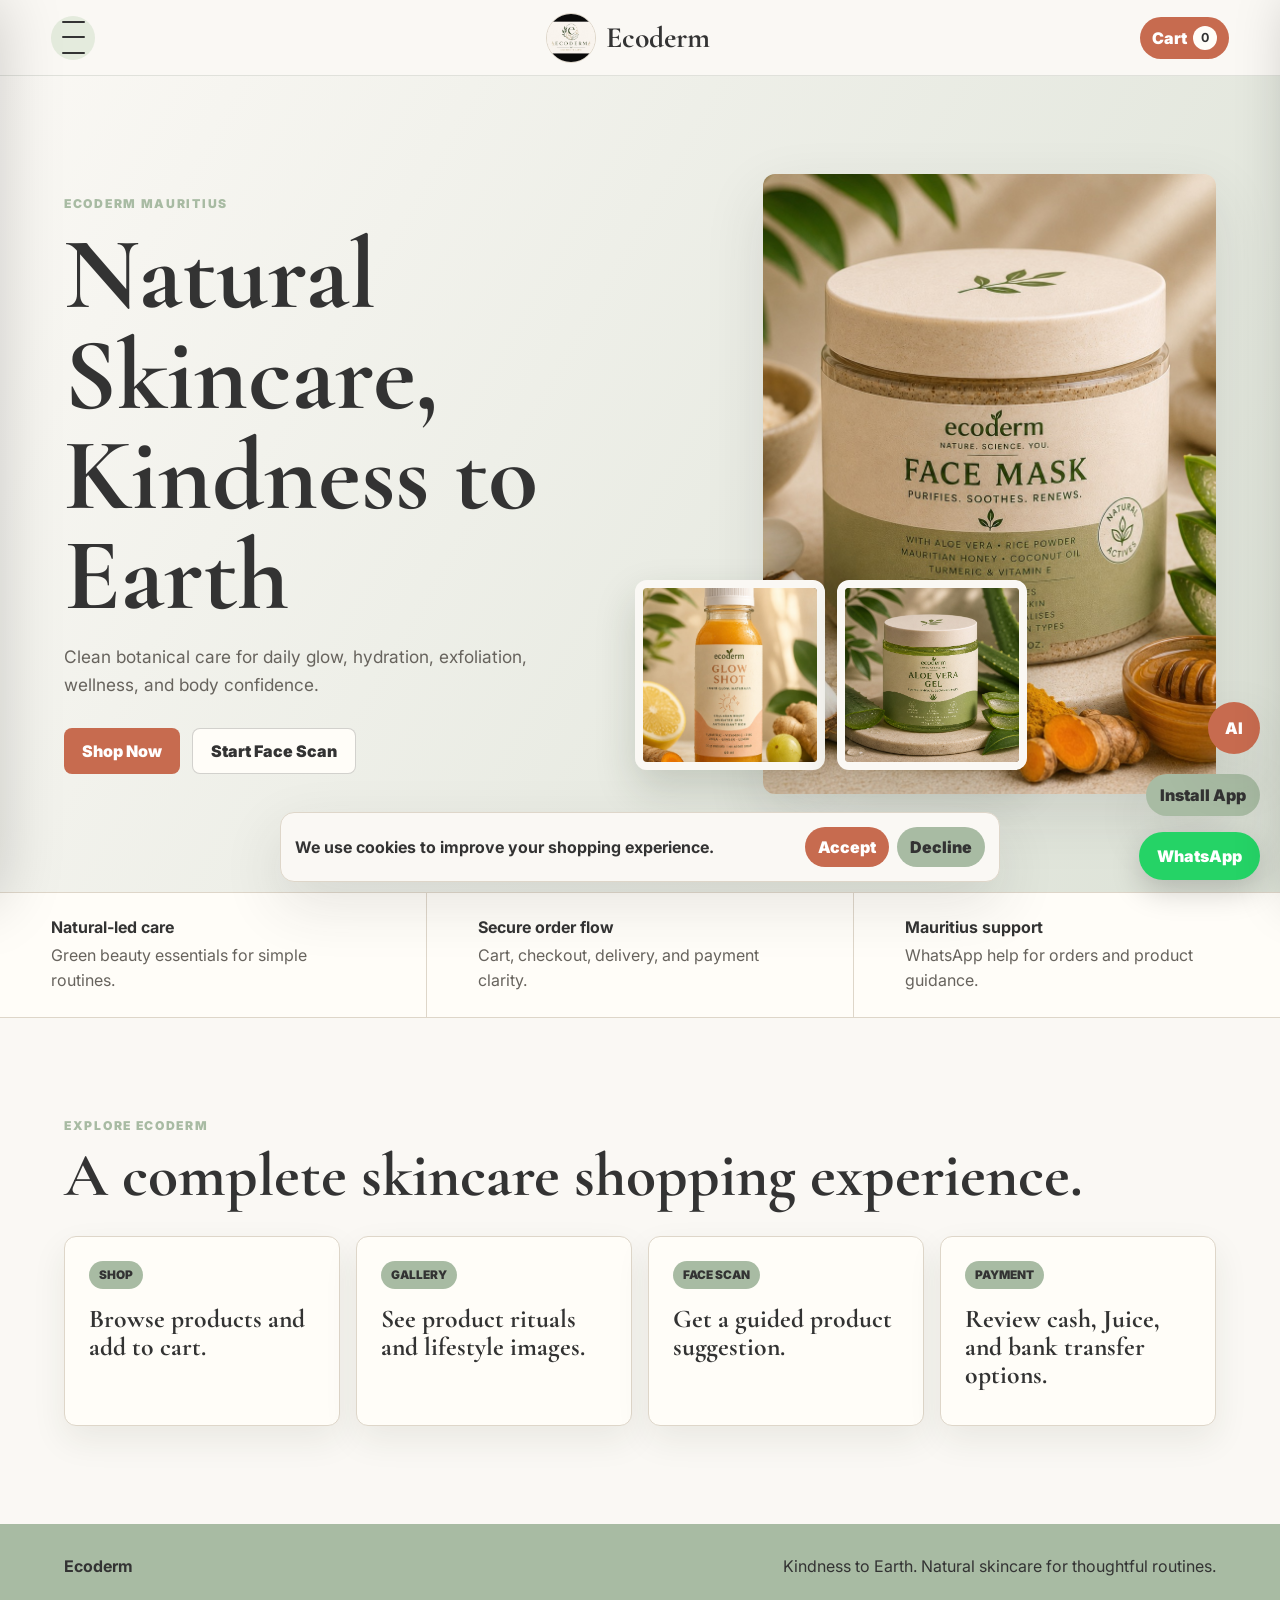
<file: index.html>
<!doctype html>
<html lang="en">
  <head>
    <meta charset="UTF-8" />
    <meta name="viewport" content="width=device-width, initial-scale=1.0" />
    <meta name="description" content="Ecoderm natural skincare and wellness products in Mauritius." />
    <meta name="theme-color" content="#A8BBA3" />
    <title>Ecoderm | Natural Skincare Mauritius</title>
    <link rel="manifest" href="manifest.json" />
    <link rel="apple-touch-icon" href="app-icon-192.jpg" />
    <link rel="preconnect" href="https://fonts.googleapis.com" />
    <link rel="preconnect" href="https://fonts.gstatic.com" crossorigin />
    <link href="https://fonts.googleapis.com/css2?family=Cormorant+Garamond:wght@600;700&family=Inter:wght@400;500;600;700;800&display=swap" rel="stylesheet" />
    <link rel="stylesheet" href="styles.css" />
  </head>
  <body>
    <header class="site-header">
      <button class="menu-toggle" type="button" data-menu-open aria-label="Open menu">
        <span></span><span></span><span></span>
      </button>
      <a class="brand" href="index.html" aria-label="Ecoderm home">
        <img src="ecoderm-logo.jpg" alt="Ecoderm logo" />
        <span>Ecoderm</span>
      </a>
      <button class="cart-icon" type="button" data-cart-open aria-label="Open cart">
        Cart <strong data-cart-count>0</strong>
      </button>
      <nav class="desktop-nav" aria-label="Main navigation">
        <a href="index.html" aria-current="page">Home</a>
        <a href="shop.html">Shop</a>
        <a href="gallery.html">Gallery</a>
        <a href="team.html">Team</a>
        <a href="contact.html">Contact</a>
        <a href="delivery.html">Delivery</a>
        <a href="payment.html">Payment</a>
        <a href="face-scan.html">Face Scan</a>
      </nav>
    </header>

    <div class="menu-backdrop" data-menu-backdrop hidden></div>
    <aside class="mobile-menu" data-mobile-menu aria-hidden="true">
      <div class="mobile-menu-header">
        <strong>Menu</strong>
        <button class="icon-button" type="button" data-menu-close aria-label="Close menu">x</button>
      </div>
      <nav>
        <a href="index.html" data-menu-link aria-current="page">Home</a>
        <a href="shop.html" data-menu-link>Shop</a>
        <a href="gallery.html" data-menu-link>Gallery</a>
        <a href="team.html" data-menu-link>Team</a>
        <a href="contact.html" data-menu-link>Contact</a>
        <a href="delivery.html" data-menu-link>Delivery</a>
        <a href="payment.html" data-menu-link>Payment</a>
        <a href="face-scan.html" data-menu-link>Face Scan</a>
        <button type="button" data-cart-open data-menu-link>Cart</button>
      </nav>
    </aside>

    <main>
      <section class="hero section page-home-hero">
        <div class="hero-copy">
          <p class="eyebrow">Ecoderm Mauritius</p>
          <h1>Natural Skincare, Kindness to Earth</h1>
          <p>Clean botanical care for daily glow, hydration, exfoliation, wellness, and body confidence.</p>
          <div class="hero-actions">
            <a class="primary-button" href="shop.html">Shop Now</a>
            <a class="secondary-button" href="face-scan.html">Start Face Scan</a>
          </div>
        </div>
        <div class="hero-media">
          <img class="hero-main-image" src="face-mask.jpg" alt="Ecoderm Face Mask product" />
          <div class="hero-product-stack">
            <img src="glow-shot.jpg" alt="Ecoderm Glow Shot" />
            <img src="aloe-vera-gel.jpg" alt="Ecoderm Aloe Vera Gel" />
          </div>
        </div>
      </section>

      <section class="benefit-strip" aria-label="Store benefits">
        <article><strong>Natural-led care</strong><span>Green beauty essentials for simple routines.</span></article>
        <article><strong>Secure order flow</strong><span>Cart, checkout, delivery, and payment clarity.</span></article>
        <article><strong>Mauritius support</strong><span>WhatsApp help for orders and product guidance.</span></article>
      </section>

      <section class="section home-preview-section">
        <div class="section-heading">
          <div>
            <p class="eyebrow">Explore Ecoderm</p>
            <h2>A complete skincare shopping experience.</h2>
          </div>
        </div>
        <div class="preview-grid">
          <a href="shop.html"><span>Shop</span><strong>Browse products and add to cart.</strong></a>
          <a href="gallery.html"><span>Gallery</span><strong>See product rituals and lifestyle images.</strong></a>
          <a href="face-scan.html"><span>Face Scan</span><strong>Get a guided product suggestion.</strong></a>
          <a href="payment.html"><span>Payment</span><strong>Review cash, Juice, and bank transfer options.</strong></a>
        </div>
      </section>
    </main>

    <div class="cart-overlay" data-cart-overlay hidden></div>
    <aside class="cart-drawer" data-cart-drawer aria-label="Shopping cart" aria-hidden="true">
      <div class="cart-header">
        <div>
          <p class="eyebrow">Your cart</p>
          <h2>Order summary</h2>
        </div>
        <button class="icon-button" type="button" data-cart-close aria-label="Close cart">x</button>
      </div>
      <div class="cart-items" data-cart-items></div>
      <div class="cart-empty" data-cart-empty>
        <strong>Your cart is empty.</strong>
        <span>Add Ecoderm products to begin your order.</span>
      </div>
      <div class="cart-footer">
        <div><span>Subtotal</span><strong data-cart-subtotal>Rs 0</strong></div>
        <div><span>Delivery fee</span><strong data-cart-delivery>Rs 0</strong></div>
        <div class="cart-total"><span>Total</span><strong data-cart-total>Rs 0</strong></div>
        <button class="primary-button full" type="button" data-checkout>Proceed to Checkout</button>
        <button class="outline-button full" type="button" data-cart-close>Continue Shopping</button>
      </div>
    </aside>

    <dialog class="checkout-dialog" data-checkout-dialog>
      <form class="checkout-form" method="dialog" data-checkout-form>
        <div class="cart-header">
          <div>
            <p class="eyebrow">Checkout</p>
            <h2>Complete order</h2>
          </div>
          <button class="icon-button" type="button" data-checkout-close aria-label="Close checkout">x</button>
        </div>
        <div class="checkout-summary" data-checkout-summary></div>
        <div class="checkout-grid">
          <label>Full name <input name="name" required /></label>
          <label>Phone <input name="phone" type="tel" required /></label>
          <label>Email <input name="email" type="email" required /></label>
          <label>Delivery method
            <select name="delivery" required>
              <option value="">Choose one</option>
              <option>Delivery</option>
              <option>Pickup</option>
            </select>
          </label>
          <label class="wide">Address or pickup note <textarea name="address" rows="3" required></textarea></label>
          <label class="wide">Payment method
            <select name="payment" required>
              <option value="">Choose one</option>
              <option>Cash</option>
              <option>Juice</option>
              <option>Bank Transfer</option>
            </select>
          </label>
        </div>
        <button class="primary-button full" type="button" data-place-order>Place Order Request</button>
        <p class="form-status" data-order-status></p>
      </form>
    </dialog>

    <button class="install-app-button" type="button" data-install-app>Install App</button>

    <section class="ai-assistant" data-ai-assistant>
      <button class="ai-toggle" type="button" data-ai-open aria-label="Open Ecoderm AI assistant">AI</button>
      <div class="ai-panel" data-ai-panel hidden>
        <div class="ai-header">
          <div>
            <strong>Ecoderm Assistant</strong>
            <span>Skin product guide</span>
          </div>
          <button class="ai-minimize" type="button" data-ai-close aria-label="Minimize assistant">-</button>
        </div>
        <div class="ai-messages" data-ai-messages>
          <p class="ai-message ai-message-bot">Hi. Tell me your skin type or concern, and I will suggest an Ecoderm product.</p>
        </div>
        <form class="ai-form" data-ai-form>
          <input data-ai-input type="text" placeholder="Dry skin, oily pores, dull skin..." aria-label="Ask Ecoderm AI assistant" />
          <button type="submit">Send</button>
        </form>
      </div>
    </section>

    <section class="cookie-banner" data-cookie-banner hidden>
      <p>We use cookies to improve your shopping experience.</p>
      <div>
        <button type="button" data-cookie-accept>Accept</button>
        <button type="button" data-cookie-decline>Decline</button>
      </div>
    </section>

    <footer class="site-footer">
      <strong>Ecoderm</strong>
      <span>Kindness to Earth. Natural skincare for thoughtful routines.</span>
    </footer>

    <a class="whatsapp-float" href="https://wa.me/23058454925">WhatsApp</a>
    <script src="script.js"></script>
  </body>
</html>
</file>
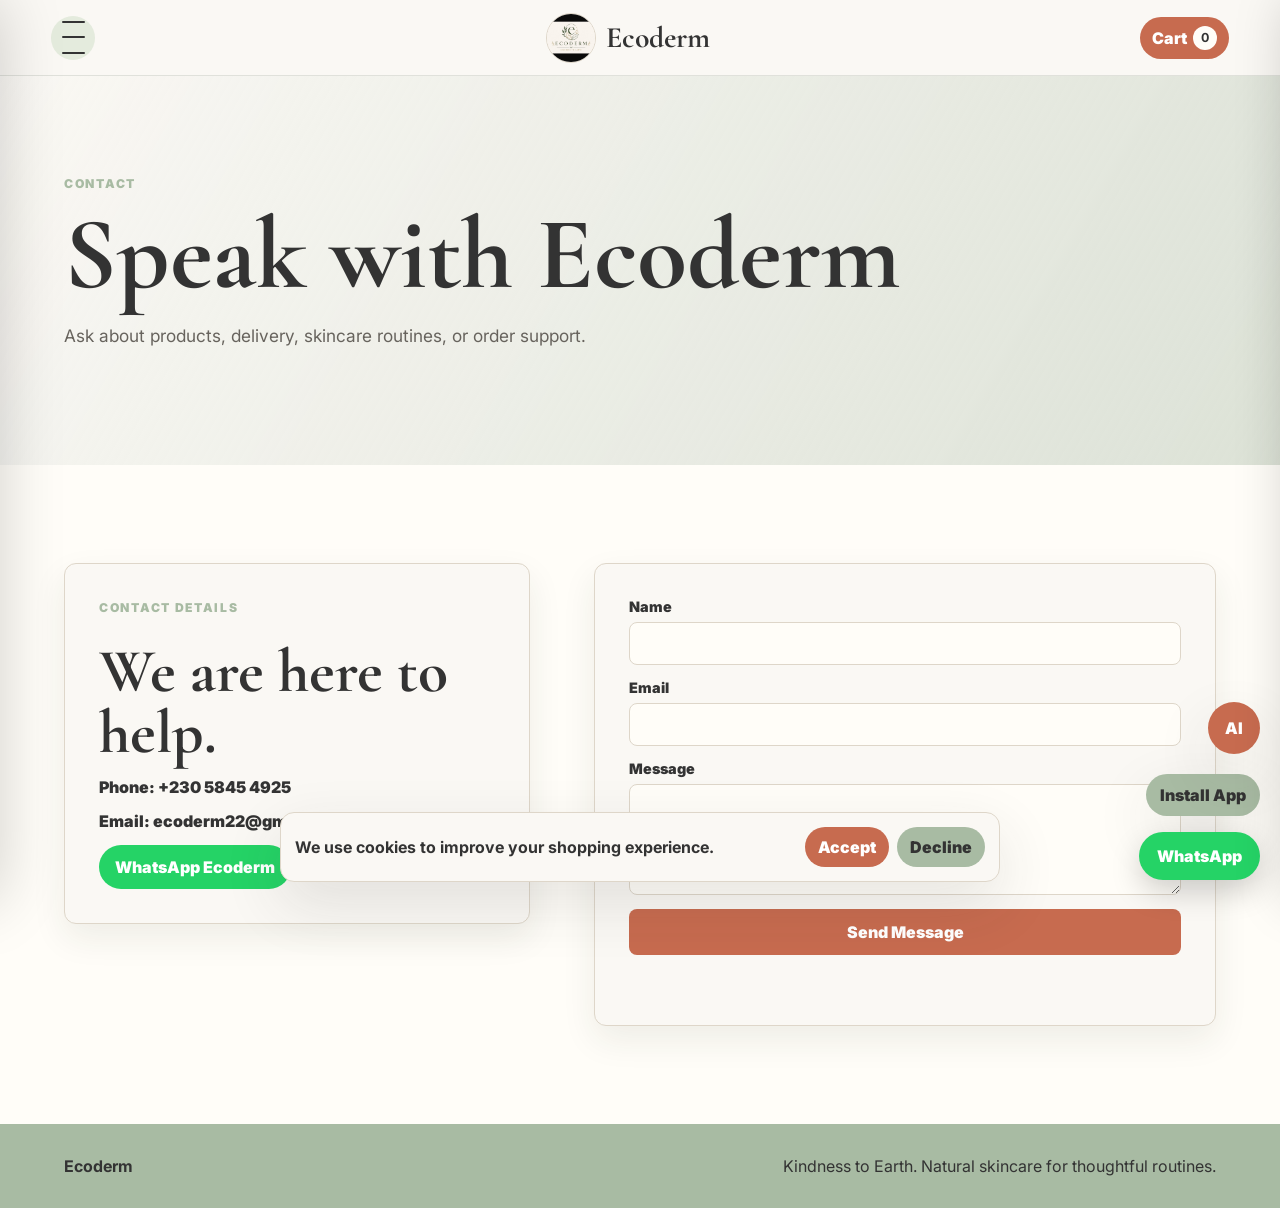
<file: contact.html>
<!doctype html>
<html lang="en">
  <head>
    <meta charset="UTF-8" />
    <meta name="viewport" content="width=device-width, initial-scale=1.0" />
    <meta name="description" content="Contact Ecoderm by phone, email, WhatsApp, or message form." />
    <meta name="theme-color" content="#A8BBA3" />
    <title>Contact Ecoderm | Mauritius Skincare</title>
    <link rel="manifest" href="manifest.json" />
    <link rel="apple-touch-icon" href="app-icon-192.jpg" />
    <link rel="preconnect" href="https://fonts.googleapis.com" />
    <link rel="preconnect" href="https://fonts.gstatic.com" crossorigin />
    <link href="https://fonts.googleapis.com/css2?family=Cormorant+Garamond:wght@600;700&family=Inter:wght@400;500;600;700;800&display=swap" rel="stylesheet" />
    <link rel="stylesheet" href="styles.css" />
  </head>
  <body>
    <header class="site-header">
      <button class="menu-toggle" type="button" data-menu-open aria-label="Open menu">
        <span></span><span></span><span></span>
      </button>
      <a class="brand" href="index.html" aria-label="Ecoderm home">
        <img src="ecoderm-logo.jpg" alt="Ecoderm logo" />
        <span>Ecoderm</span>
      </a>
      <button class="cart-icon" type="button" data-cart-open aria-label="Open cart">
        Cart <strong data-cart-count>0</strong>
      </button>
      <nav class="desktop-nav" aria-label="Main navigation">
        <a href="index.html">Home</a>
        <a href="shop.html">Shop</a>
        <a href="gallery.html">Gallery</a>
        <a href="team.html">Team</a>
        <a href="contact.html" aria-current="page">Contact</a>
        <a href="delivery.html">Delivery</a>
        <a href="payment.html">Payment</a>
        <a href="face-scan.html">Face Scan</a>
      </nav>
    </header>

    <div class="menu-backdrop" data-menu-backdrop hidden></div>
    <aside class="mobile-menu" data-mobile-menu aria-hidden="true">
      <div class="mobile-menu-header">
        <strong>Menu</strong>
        <button class="icon-button" type="button" data-menu-close aria-label="Close menu">x</button>
      </div>
      <nav>
        <a href="index.html" data-menu-link>Home</a>
        <a href="shop.html" data-menu-link>Shop</a>
        <a href="gallery.html" data-menu-link>Gallery</a>
        <a href="team.html" data-menu-link>Team</a>
        <a href="contact.html" data-menu-link aria-current="page">Contact</a>
        <a href="delivery.html" data-menu-link>Delivery</a>
        <a href="payment.html" data-menu-link>Payment</a>
        <a href="face-scan.html" data-menu-link>Face Scan</a>
        <button type="button" data-cart-open data-menu-link>Cart</button>
      </nav>
    </aside>

    <main>
      <section class="section page-hero compact-page-hero">
        <p class="eyebrow">Contact</p>
        <h1>Speak with Ecoderm</h1>
        <p>Ask about products, delivery, skincare routines, or order support.</p>
      </section>

      <section class="section contact-section" id="contact">
        <div class="contact-card">
          <p class="eyebrow">Contact details</p>
          <h2>We are here to help.</h2>
          <a href="tel:+23058454925">Phone: +230 5845 4925</a>
          <a href="mailto:ecoderm22@gmail.com">Email: ecoderm22@gmail.com</a>
          <a class="whatsapp-button" href="https://wa.me/23058454925">WhatsApp Ecoderm</a>
        </div>
        <form class="contact-form" id="contactForm">
          <label>Name <input type="text" name="name" required /></label>
          <label>Email <input type="email" name="email" required /></label>
          <label>Message <textarea name="message" rows="5" required></textarea></label>
          <button class="primary-button" type="submit">Send Message</button>
          <p class="form-status" data-contact-status></p>
        </form>
      </section>
    </main>

    <div class="cart-overlay" data-cart-overlay hidden></div>
    <aside class="cart-drawer" data-cart-drawer aria-label="Shopping cart" aria-hidden="true">
      <div class="cart-header">
        <div>
          <p class="eyebrow">Your cart</p>
          <h2>Order summary</h2>
        </div>
        <button class="icon-button" type="button" data-cart-close aria-label="Close cart">x</button>
      </div>
      <div class="cart-items" data-cart-items></div>
      <div class="cart-empty" data-cart-empty>
        <strong>Your cart is empty.</strong>
        <span>Add Ecoderm products to begin your order.</span>
      </div>
      <div class="cart-footer">
        <div><span>Subtotal</span><strong data-cart-subtotal>Rs 0</strong></div>
        <div><span>Delivery fee</span><strong data-cart-delivery>Rs 0</strong></div>
        <div class="cart-total"><span>Total</span><strong data-cart-total>Rs 0</strong></div>
        <button class="primary-button full" type="button" data-checkout>Proceed to Checkout</button>
        <button class="outline-button full" type="button" data-cart-close>Continue Shopping</button>
      </div>
    </aside>

    <dialog class="checkout-dialog" data-checkout-dialog>
      <form class="checkout-form" method="dialog" data-checkout-form>
        <div class="cart-header">
          <div>
            <p class="eyebrow">Checkout</p>
            <h2>Complete order</h2>
          </div>
          <button class="icon-button" type="button" data-checkout-close aria-label="Close checkout">x</button>
        </div>
        <div class="checkout-summary" data-checkout-summary></div>
        <div class="checkout-grid">
          <label>Full name <input name="name" required /></label>
          <label>Phone <input name="phone" type="tel" required /></label>
          <label>Email <input name="email" type="email" required /></label>
          <label>Delivery method
            <select name="delivery" required>
              <option value="">Choose one</option>
              <option>Delivery</option>
              <option>Pickup</option>
            </select>
          </label>
          <label class="wide">Address or pickup note <textarea name="address" rows="3" required></textarea></label>
          <label class="wide">Payment method
            <select name="payment" required>
              <option value="">Choose one</option>
              <option>Cash</option>
              <option>Juice</option>
              <option>Bank Transfer</option>
            </select>
          </label>
        </div>
        <button class="primary-button full" type="button" data-place-order>Place Order Request</button>
        <p class="form-status" data-order-status></p>
      </form>
    </dialog>

    <button class="install-app-button" type="button" data-install-app>Install App</button>

    <section class="ai-assistant" data-ai-assistant>
      <button class="ai-toggle" type="button" data-ai-open aria-label="Open Ecoderm AI assistant">AI</button>
      <div class="ai-panel" data-ai-panel hidden>
        <div class="ai-header">
          <div>
            <strong>Ecoderm Assistant</strong>
            <span>Skin product guide</span>
          </div>
          <button class="ai-minimize" type="button" data-ai-close aria-label="Minimize assistant">-</button>
        </div>
        <div class="ai-messages" data-ai-messages>
          <p class="ai-message ai-message-bot">Hi. Tell me your skin type or concern, and I will suggest an Ecoderm product.</p>
        </div>
        <form class="ai-form" data-ai-form>
          <input data-ai-input type="text" placeholder="Dry skin, oily pores, dull skin..." aria-label="Ask Ecoderm AI assistant" />
          <button type="submit">Send</button>
        </form>
      </div>
    </section>

    <section class="cookie-banner" data-cookie-banner hidden>
      <p>We use cookies to improve your shopping experience.</p>
      <div>
        <button type="button" data-cookie-accept>Accept</button>
        <button type="button" data-cookie-decline>Decline</button>
      </div>
    </section>

    <footer class="site-footer">
      <strong>Ecoderm</strong>
      <span>Kindness to Earth. Natural skincare for thoughtful routines.</span>
    </footer>

    <a class="whatsapp-float" href="https://wa.me/23058454925">WhatsApp</a>
    <script src="script.js"></script>
  </body>
</html>
</file>
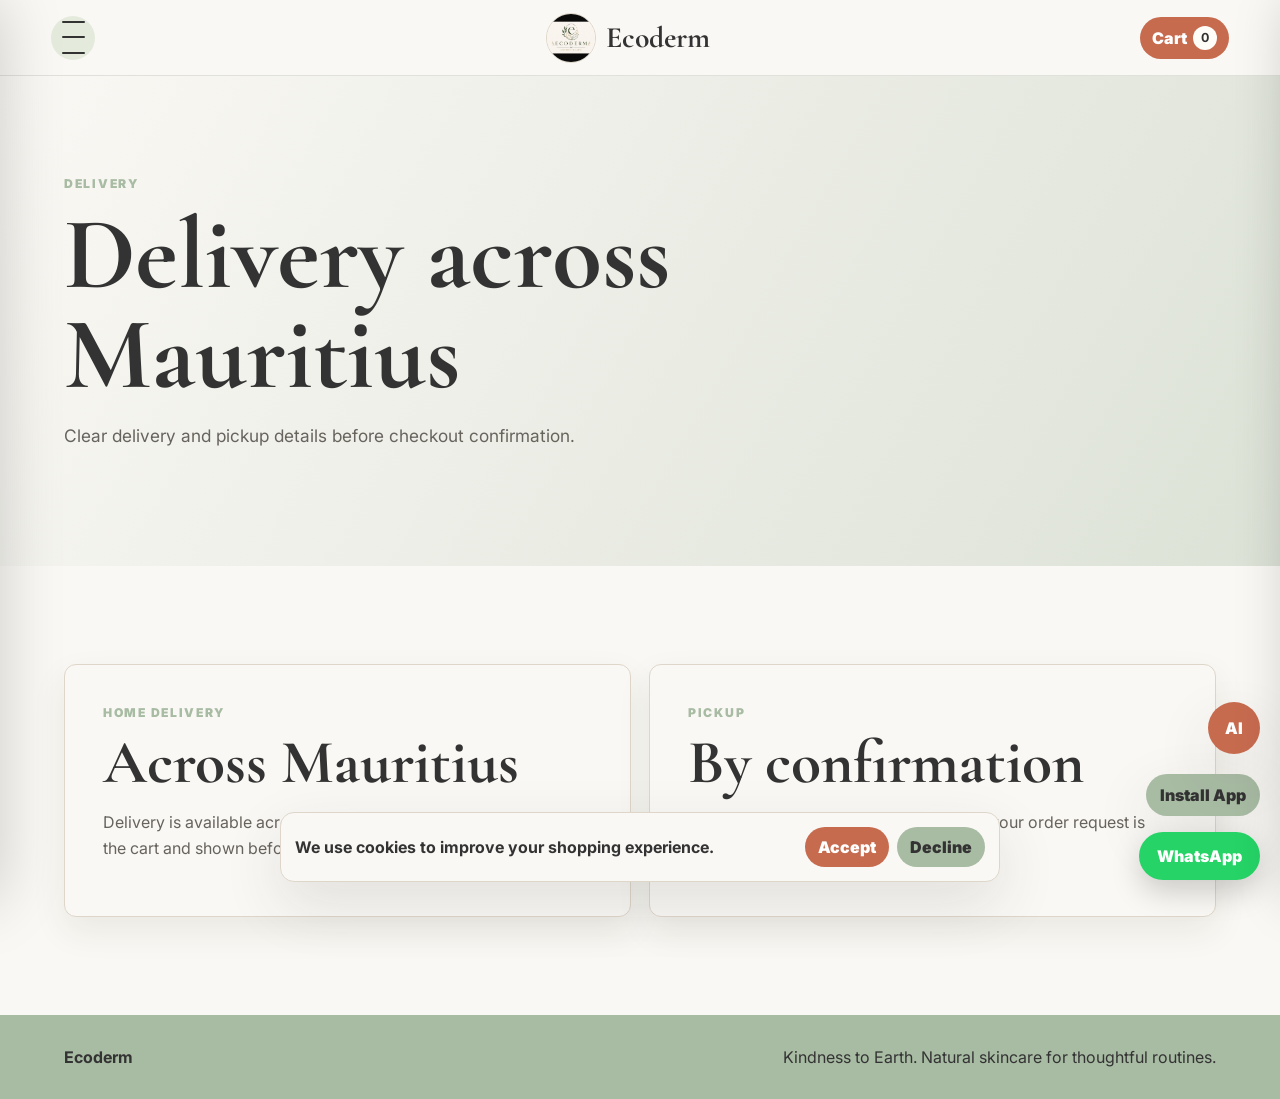
<file: delivery.html>
<!doctype html>
<html lang="en">
  <head>
    <meta charset="UTF-8" />
    <meta name="viewport" content="width=device-width, initial-scale=1.0" />
    <meta name="description" content="Ecoderm delivery and pickup information for Mauritius." />
    <meta name="theme-color" content="#A8BBA3" />
    <title>Ecoderm Delivery | Mauritius</title>
    <link rel="manifest" href="manifest.json" />
    <link rel="apple-touch-icon" href="app-icon-192.jpg" />
    <link rel="preconnect" href="https://fonts.googleapis.com" />
    <link rel="preconnect" href="https://fonts.gstatic.com" crossorigin />
    <link href="https://fonts.googleapis.com/css2?family=Cormorant+Garamond:wght@600;700&family=Inter:wght@400;500;600;700;800&display=swap" rel="stylesheet" />
    <link rel="stylesheet" href="styles.css" />
  </head>
  <body>
    <header class="site-header">
      <button class="menu-toggle" type="button" data-menu-open aria-label="Open menu">
        <span></span><span></span><span></span>
      </button>
      <a class="brand" href="index.html" aria-label="Ecoderm home">
        <img src="ecoderm-logo.jpg" alt="Ecoderm logo" />
        <span>Ecoderm</span>
      </a>
      <button class="cart-icon" type="button" data-cart-open aria-label="Open cart">
        Cart <strong data-cart-count>0</strong>
      </button>
      <nav class="desktop-nav" aria-label="Main navigation">
        <a href="index.html">Home</a>
        <a href="shop.html">Shop</a>
        <a href="gallery.html">Gallery</a>
        <a href="team.html">Team</a>
        <a href="contact.html">Contact</a>
        <a href="delivery.html" aria-current="page">Delivery</a>
        <a href="payment.html">Payment</a>
        <a href="face-scan.html">Face Scan</a>
      </nav>
    </header>

    <div class="menu-backdrop" data-menu-backdrop hidden></div>
    <aside class="mobile-menu" data-mobile-menu aria-hidden="true">
      <div class="mobile-menu-header">
        <strong>Menu</strong>
        <button class="icon-button" type="button" data-menu-close aria-label="Close menu">x</button>
      </div>
      <nav>
        <a href="index.html" data-menu-link>Home</a>
        <a href="shop.html" data-menu-link>Shop</a>
        <a href="gallery.html" data-menu-link>Gallery</a>
        <a href="team.html" data-menu-link>Team</a>
        <a href="contact.html" data-menu-link>Contact</a>
        <a href="delivery.html" data-menu-link aria-current="page">Delivery</a>
        <a href="payment.html" data-menu-link>Payment</a>
        <a href="face-scan.html" data-menu-link>Face Scan</a>
        <button type="button" data-cart-open data-menu-link>Cart</button>
      </nav>
    </aside>

    <main>
      <section class="section page-hero compact-page-hero">
        <p class="eyebrow">Delivery</p>
        <h1>Delivery across Mauritius</h1>
        <p>Clear delivery and pickup details before checkout confirmation.</p>
      </section>

      <section class="section info-grid-section single-info-page" id="delivery">
        <article>
          <p class="eyebrow">Home Delivery</p>
          <h2>Across Mauritius</h2>
          <p>Delivery is available across Mauritius. Delivery fee is calculated in the cart and shown before checkout.</p>
        </article>
        <article>
          <p class="eyebrow">Pickup</p>
          <h2>By confirmation</h2>
          <p>Pickup is available by confirmation after your order request is submitted.</p>
        </article>
      </section>
    </main>

    <div class="cart-overlay" data-cart-overlay hidden></div>
    <aside class="cart-drawer" data-cart-drawer aria-label="Shopping cart" aria-hidden="true">
      <div class="cart-header">
        <div>
          <p class="eyebrow">Your cart</p>
          <h2>Order summary</h2>
        </div>
        <button class="icon-button" type="button" data-cart-close aria-label="Close cart">x</button>
      </div>
      <div class="cart-items" data-cart-items></div>
      <div class="cart-empty" data-cart-empty>
        <strong>Your cart is empty.</strong>
        <span>Add Ecoderm products to begin your order.</span>
      </div>
      <div class="cart-footer">
        <div><span>Subtotal</span><strong data-cart-subtotal>Rs 0</strong></div>
        <div><span>Delivery fee</span><strong data-cart-delivery>Rs 0</strong></div>
        <div class="cart-total"><span>Total</span><strong data-cart-total>Rs 0</strong></div>
        <button class="primary-button full" type="button" data-checkout>Proceed to Checkout</button>
        <button class="outline-button full" type="button" data-cart-close>Continue Shopping</button>
      </div>
    </aside>

    <dialog class="checkout-dialog" data-checkout-dialog>
      <form class="checkout-form" method="dialog" data-checkout-form>
        <div class="cart-header">
          <div>
            <p class="eyebrow">Checkout</p>
            <h2>Complete order</h2>
          </div>
          <button class="icon-button" type="button" data-checkout-close aria-label="Close checkout">x</button>
        </div>
        <div class="checkout-summary" data-checkout-summary></div>
        <div class="checkout-grid">
          <label>Full name <input name="name" required /></label>
          <label>Phone <input name="phone" type="tel" required /></label>
          <label>Email <input name="email" type="email" required /></label>
          <label>Delivery method
            <select name="delivery" required>
              <option value="">Choose one</option>
              <option>Delivery</option>
              <option>Pickup</option>
            </select>
          </label>
          <label class="wide">Address or pickup note <textarea name="address" rows="3" required></textarea></label>
          <label class="wide">Payment method
            <select name="payment" required>
              <option value="">Choose one</option>
              <option>Cash</option>
              <option>Juice</option>
              <option>Bank Transfer</option>
            </select>
          </label>
        </div>
        <button class="primary-button full" type="button" data-place-order>Place Order Request</button>
        <p class="form-status" data-order-status></p>
      </form>
    </dialog>

    <button class="install-app-button" type="button" data-install-app>Install App</button>

    <section class="ai-assistant" data-ai-assistant>
      <button class="ai-toggle" type="button" data-ai-open aria-label="Open Ecoderm AI assistant">AI</button>
      <div class="ai-panel" data-ai-panel hidden>
        <div class="ai-header">
          <div>
            <strong>Ecoderm Assistant</strong>
            <span>Skin product guide</span>
          </div>
          <button class="ai-minimize" type="button" data-ai-close aria-label="Minimize assistant">-</button>
        </div>
        <div class="ai-messages" data-ai-messages>
          <p class="ai-message ai-message-bot">Hi. Tell me your skin type or concern, and I will suggest an Ecoderm product.</p>
        </div>
        <form class="ai-form" data-ai-form>
          <input data-ai-input type="text" placeholder="Dry skin, oily pores, dull skin..." aria-label="Ask Ecoderm AI assistant" />
          <button type="submit">Send</button>
        </form>
      </div>
    </section>

    <section class="cookie-banner" data-cookie-banner hidden>
      <p>We use cookies to improve your shopping experience.</p>
      <div>
        <button type="button" data-cookie-accept>Accept</button>
        <button type="button" data-cookie-decline>Decline</button>
      </div>
    </section>

    <footer class="site-footer">
      <strong>Ecoderm</strong>
      <span>Kindness to Earth. Natural skincare for thoughtful routines.</span>
    </footer>

    <a class="whatsapp-float" href="https://wa.me/23058454925">WhatsApp</a>
    <script src="script.js"></script>
  </body>
</html>
</file>
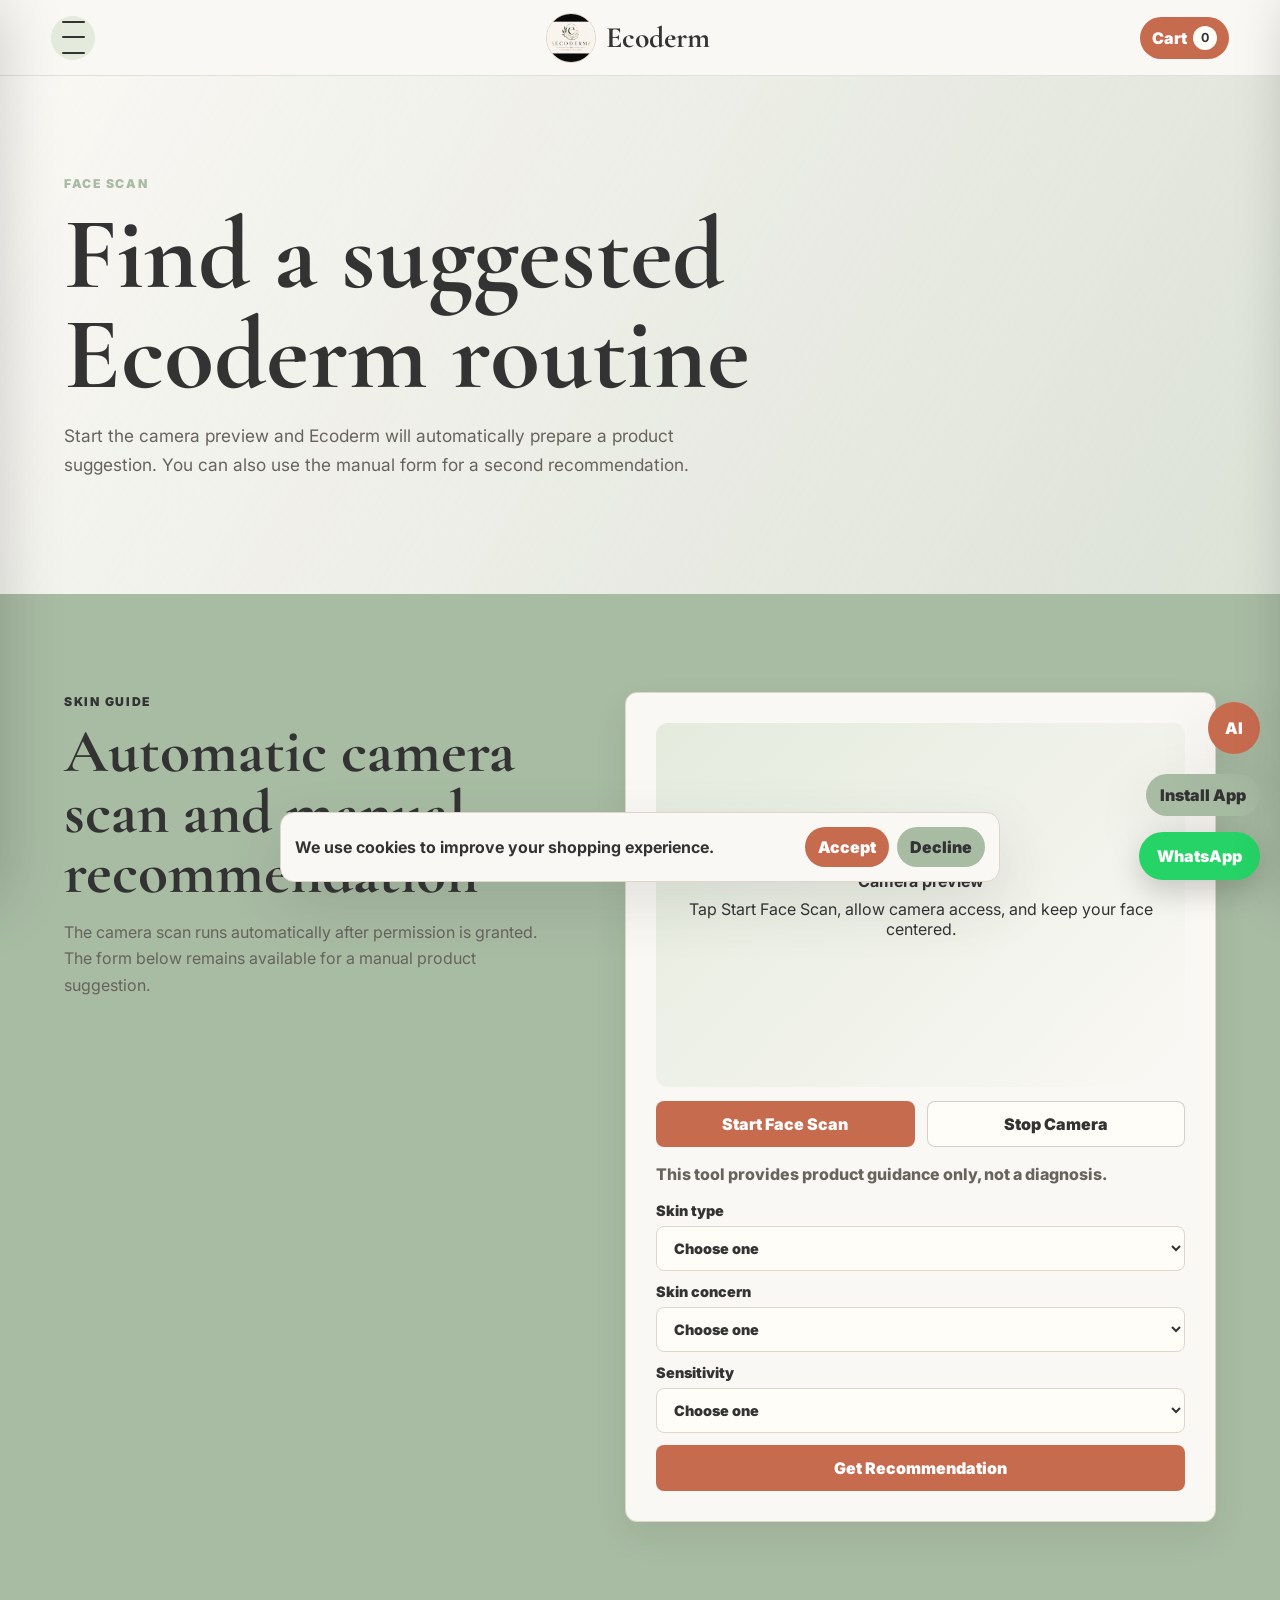
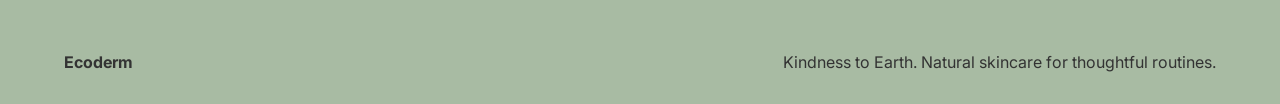
<file: face-scan.html>
<!doctype html>
<html lang="en">
  <head>
    <meta charset="UTF-8" />
    <meta name="viewport" content="width=device-width, initial-scale=1.0" />
    <meta name="description" content="Use Ecoderm face scan and recommendation form for product suggestions." />
    <meta name="theme-color" content="#A8BBA3" />
    <title>Ecoderm Face Scan | Product Recommendation</title>
    <link rel="manifest" href="manifest.json" />
    <link rel="apple-touch-icon" href="app-icon-192.jpg" />
    <link rel="preconnect" href="https://fonts.googleapis.com" />
    <link rel="preconnect" href="https://fonts.gstatic.com" crossorigin />
    <link href="https://fonts.googleapis.com/css2?family=Cormorant+Garamond:wght@600;700&family=Inter:wght@400;500;600;700;800&display=swap" rel="stylesheet" />
    <link rel="stylesheet" href="styles.css" />
  </head>
  <body>
    <header class="site-header">
      <button class="menu-toggle" type="button" data-menu-open aria-label="Open menu">
        <span></span><span></span><span></span>
      </button>
      <a class="brand" href="index.html" aria-label="Ecoderm home">
        <img src="ecoderm-logo.jpg" alt="Ecoderm logo" />
        <span>Ecoderm</span>
      </a>
      <button class="cart-icon" type="button" data-cart-open aria-label="Open cart">
        Cart <strong data-cart-count>0</strong>
      </button>
      <nav class="desktop-nav" aria-label="Main navigation">
        <a href="index.html">Home</a>
        <a href="shop.html">Shop</a>
        <a href="gallery.html">Gallery</a>
        <a href="team.html">Team</a>
        <a href="contact.html">Contact</a>
        <a href="delivery.html">Delivery</a>
        <a href="payment.html">Payment</a>
        <a href="face-scan.html" aria-current="page">Face Scan</a>
      </nav>
    </header>

    <div class="menu-backdrop" data-menu-backdrop hidden></div>
    <aside class="mobile-menu" data-mobile-menu aria-hidden="true">
      <div class="mobile-menu-header">
        <strong>Menu</strong>
        <button class="icon-button" type="button" data-menu-close aria-label="Close menu">x</button>
      </div>
      <nav>
        <a href="index.html" data-menu-link>Home</a>
        <a href="shop.html" data-menu-link>Shop</a>
        <a href="gallery.html" data-menu-link>Gallery</a>
        <a href="team.html" data-menu-link>Team</a>
        <a href="contact.html" data-menu-link>Contact</a>
        <a href="delivery.html" data-menu-link>Delivery</a>
        <a href="payment.html" data-menu-link>Payment</a>
        <a href="face-scan.html" data-menu-link aria-current="page">Face Scan</a>
        <button type="button" data-cart-open data-menu-link>Cart</button>
      </nav>
    </aside>

    <main>
      <section class="section page-hero compact-page-hero">
        <p class="eyebrow">Face Scan</p>
        <h1>Find a suggested Ecoderm routine</h1>
        <p>Start the camera preview and Ecoderm will automatically prepare a product suggestion. You can also use the manual form for a second recommendation.</p>
      </section>

      <section class="section face-scan-section" id="face-scan">
        <div class="scan-copy">
          <p class="eyebrow">Skin Guide</p>
          <h2>Automatic camera scan and manual recommendation</h2>
          <p>The camera scan runs automatically after permission is granted. The form below remains available for a manual product suggestion.</p>
        </div>
        <div class="scan-panel">
          <div class="camera-frame">
            <video id="skinCamera" autoplay playsinline muted></video>
            <div class="camera-placeholder" data-camera-placeholder>
              <strong>Camera preview</strong>
              <span>Tap Start Face Scan, allow camera access, and keep your face centered.</span>
            </div>
          </div>
          <div class="scan-actions">
            <button class="primary-button" type="button" id="startScan">Start Face Scan</button>
            <button class="outline-button" type="button" data-stop-scan>Stop Camera</button>
          </div>
          <p class="scan-note" data-scan-status>This tool provides product guidance only, not a diagnosis.</p>
          <form class="skin-form" id="skinScanForm">
            <label>Skin type
              <select id="skinType" required>
                <option value="">Choose one</option>
                <option value="dry">Dry</option>
                <option value="oily">Oily</option>
                <option value="sensitive">Sensitive</option>
                <option value="normal">Normal</option>
              </select>
            </label>
            <label>Skin concern
              <select id="skinConcern" required>
                <option value="">Choose one</option>
                <option value="dryness">Dryness</option>
                <option value="dullness">Dullness</option>
                <option value="pores">Clogged pores</option>
                <option value="tan">Tan or uneven tone</option>
                <option value="odor">Underarm odor</option>
              </select>
            </label>
            <label>Sensitivity
              <select id="sensitivity" required>
                <option value="">Choose one</option>
                <option value="low">Not sensitive</option>
                <option value="medium">Sometimes sensitive</option>
                <option value="high">Very sensitive</option>
              </select>
            </label>
            <button class="primary-button" type="submit">Get Recommendation</button>
          </form>
          <div class="scan-result" id="scanResult" role="status"></div>
        </div>
      </section>
    </main>

    <div class="cart-overlay" data-cart-overlay hidden></div>
    <aside class="cart-drawer" data-cart-drawer aria-label="Shopping cart" aria-hidden="true">
      <div class="cart-header">
        <div>
          <p class="eyebrow">Your cart</p>
          <h2>Order summary</h2>
        </div>
        <button class="icon-button" type="button" data-cart-close aria-label="Close cart">x</button>
      </div>
      <div class="cart-items" data-cart-items></div>
      <div class="cart-empty" data-cart-empty>
        <strong>Your cart is empty.</strong>
        <span>Add Ecoderm products to begin your order.</span>
      </div>
      <div class="cart-footer">
        <div><span>Subtotal</span><strong data-cart-subtotal>Rs 0</strong></div>
        <div><span>Delivery fee</span><strong data-cart-delivery>Rs 0</strong></div>
        <div class="cart-total"><span>Total</span><strong data-cart-total>Rs 0</strong></div>
        <button class="primary-button full" type="button" data-checkout>Proceed to Checkout</button>
        <button class="outline-button full" type="button" data-cart-close>Continue Shopping</button>
      </div>
    </aside>

    <dialog class="checkout-dialog" data-checkout-dialog>
      <form class="checkout-form" method="dialog" data-checkout-form>
        <div class="cart-header">
          <div>
            <p class="eyebrow">Checkout</p>
            <h2>Complete order</h2>
          </div>
          <button class="icon-button" type="button" data-checkout-close aria-label="Close checkout">x</button>
        </div>
        <div class="checkout-summary" data-checkout-summary></div>
        <div class="checkout-grid">
          <label>Full name <input name="name" required /></label>
          <label>Phone <input name="phone" type="tel" required /></label>
          <label>Email <input name="email" type="email" required /></label>
          <label>Delivery method
            <select name="delivery" required>
              <option value="">Choose one</option>
              <option>Delivery</option>
              <option>Pickup</option>
            </select>
          </label>
          <label class="wide">Address or pickup note <textarea name="address" rows="3" required></textarea></label>
          <label class="wide">Payment method
            <select name="payment" required>
              <option value="">Choose one</option>
              <option>Cash</option>
              <option>Juice</option>
              <option>Bank Transfer</option>
            </select>
          </label>
        </div>
        <button class="primary-button full" type="button" data-place-order>Place Order Request</button>
        <p class="form-status" data-order-status></p>
      </form>
    </dialog>

    <button class="install-app-button" type="button" data-install-app>Install App</button>

    <section class="ai-assistant" data-ai-assistant>
      <button class="ai-toggle" type="button" data-ai-open aria-label="Open Ecoderm AI assistant">AI</button>
      <div class="ai-panel" data-ai-panel hidden>
        <div class="ai-header">
          <div>
            <strong>Ecoderm Assistant</strong>
            <span>Skin product guide</span>
          </div>
          <button class="ai-minimize" type="button" data-ai-close aria-label="Minimize assistant">-</button>
        </div>
        <div class="ai-messages" data-ai-messages>
          <p class="ai-message ai-message-bot">Hi. Tell me your skin type or concern, and I will suggest an Ecoderm product.</p>
        </div>
        <form class="ai-form" data-ai-form>
          <input data-ai-input type="text" placeholder="Dry skin, oily pores, dull skin..." aria-label="Ask Ecoderm AI assistant" />
          <button type="submit">Send</button>
        </form>
      </div>
    </section>

    <section class="cookie-banner" data-cookie-banner hidden>
      <p>We use cookies to improve your shopping experience.</p>
      <div>
        <button type="button" data-cookie-accept>Accept</button>
        <button type="button" data-cookie-decline>Decline</button>
      </div>
    </section>

    <footer class="site-footer">
      <strong>Ecoderm</strong>
      <span>Kindness to Earth. Natural skincare for thoughtful routines.</span>
    </footer>

    <a class="whatsapp-float" href="https://wa.me/23058454925">WhatsApp</a>
    <script src="script.js"></script>
  </body>
</html>
</file>
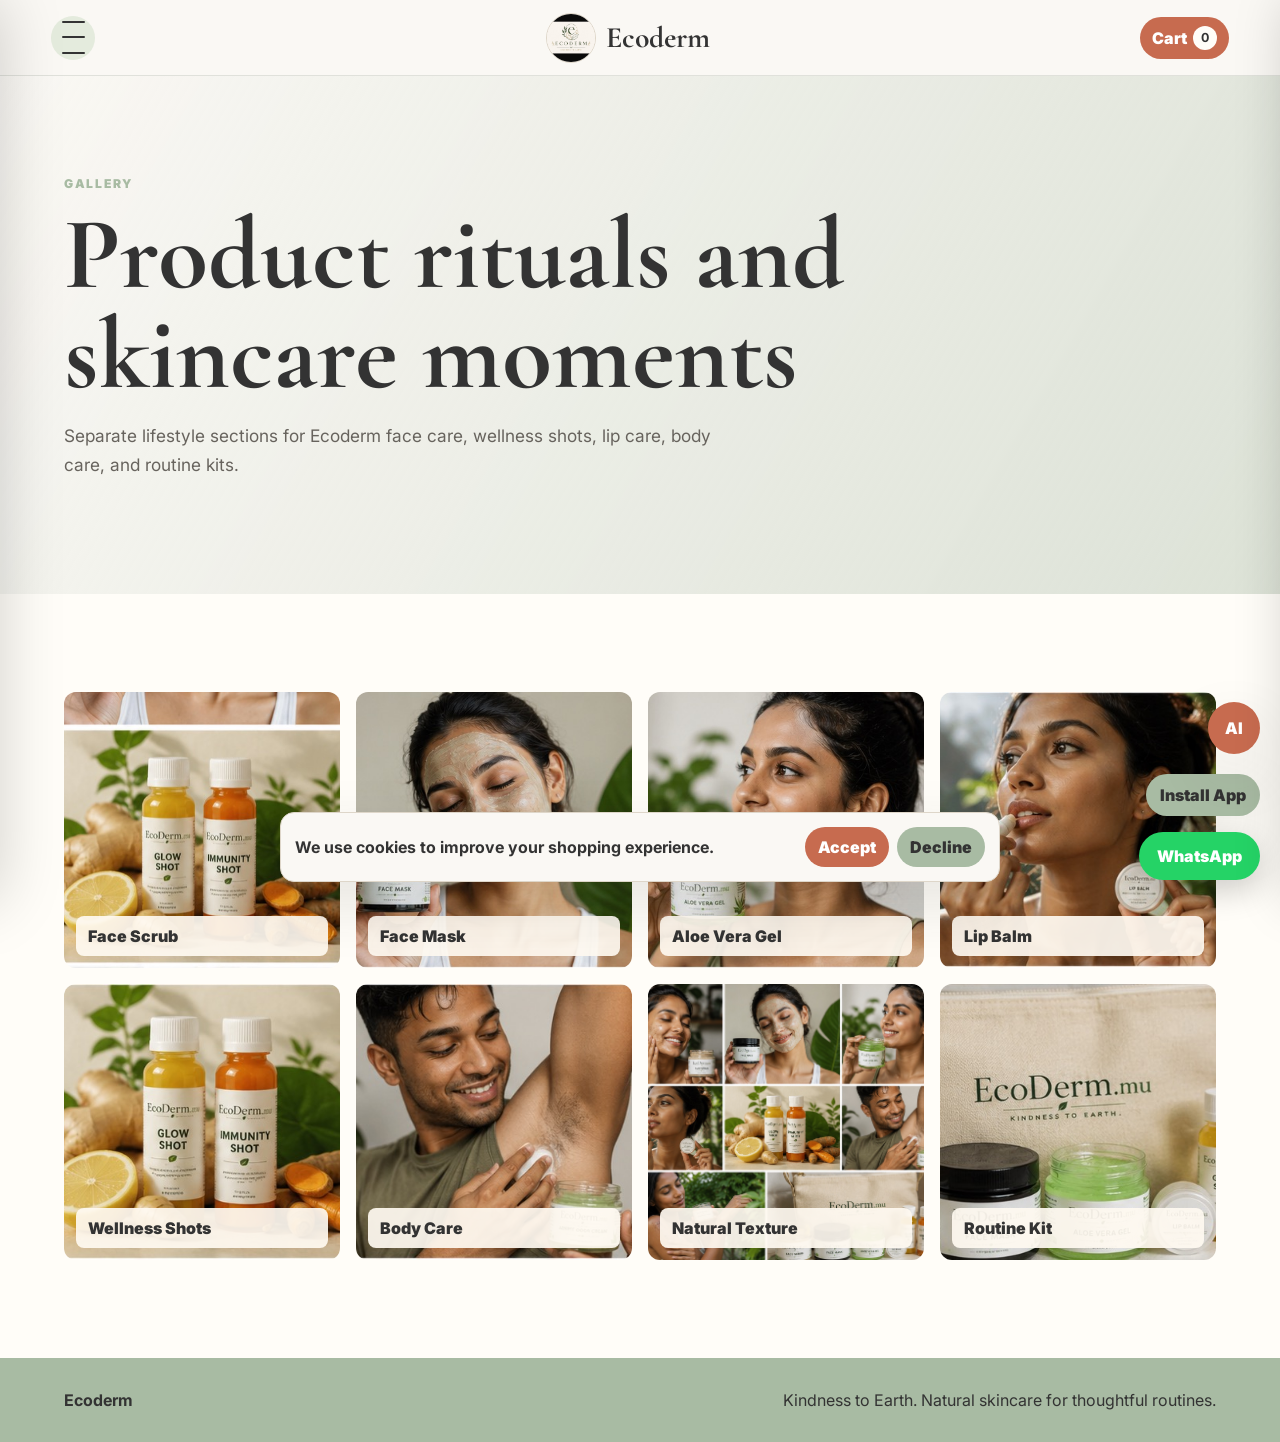
<file: gallery.html>
<!doctype html>
<html lang="en">
  <head>
    <meta charset="UTF-8" />
    <meta name="viewport" content="width=device-width, initial-scale=1.0" />
    <meta name="description" content="Explore Ecoderm product and lifestyle gallery images." />
    <meta name="theme-color" content="#A8BBA3" />
    <title>Ecoderm Gallery | Product Rituals</title>
    <link rel="manifest" href="manifest.json" />
    <link rel="apple-touch-icon" href="app-icon-192.jpg" />
    <link rel="preconnect" href="https://fonts.googleapis.com" />
    <link rel="preconnect" href="https://fonts.gstatic.com" crossorigin />
    <link href="https://fonts.googleapis.com/css2?family=Cormorant+Garamond:wght@600;700&family=Inter:wght@400;500;600;700;800&display=swap" rel="stylesheet" />
    <link rel="stylesheet" href="styles.css" />
  </head>
  <body>
    <header class="site-header">
      <button class="menu-toggle" type="button" data-menu-open aria-label="Open menu">
        <span></span><span></span><span></span>
      </button>
      <a class="brand" href="index.html" aria-label="Ecoderm home">
        <img src="ecoderm-logo.jpg" alt="Ecoderm logo" />
        <span>Ecoderm</span>
      </a>
      <button class="cart-icon" type="button" data-cart-open aria-label="Open cart">
        Cart <strong data-cart-count>0</strong>
      </button>
      <nav class="desktop-nav" aria-label="Main navigation">
        <a href="index.html">Home</a>
        <a href="shop.html">Shop</a>
        <a href="gallery.html" aria-current="page">Gallery</a>
        <a href="team.html">Team</a>
        <a href="contact.html">Contact</a>
        <a href="delivery.html">Delivery</a>
        <a href="payment.html">Payment</a>
        <a href="face-scan.html">Face Scan</a>
      </nav>
    </header>

    <div class="menu-backdrop" data-menu-backdrop hidden></div>
    <aside class="mobile-menu" data-mobile-menu aria-hidden="true">
      <div class="mobile-menu-header">
        <strong>Menu</strong>
        <button class="icon-button" type="button" data-menu-close aria-label="Close menu">x</button>
      </div>
      <nav>
        <a href="index.html" data-menu-link>Home</a>
        <a href="shop.html" data-menu-link>Shop</a>
        <a href="gallery.html" data-menu-link aria-current="page">Gallery</a>
        <a href="team.html" data-menu-link>Team</a>
        <a href="contact.html" data-menu-link>Contact</a>
        <a href="delivery.html" data-menu-link>Delivery</a>
        <a href="payment.html" data-menu-link>Payment</a>
        <a href="face-scan.html" data-menu-link>Face Scan</a>
        <button type="button" data-cart-open data-menu-link>Cart</button>
      </nav>
    </aside>

    <main>
      <section class="section page-hero compact-page-hero">
        <p class="eyebrow">Gallery</p>
        <h1>Product rituals and skincare moments</h1>
        <p>Separate lifestyle sections for Ecoderm face care, wellness shots, lip care, body care, and routine kits.</p>
      </section>

      <section class="section gallery-section" id="gallery">
        <div class="gallery-grid separate-gallery-grid">
          <figure><img src="gallery-face-scrub.jpg" alt="Face scrub lifestyle image" /><figcaption>Face Scrub</figcaption></figure>
          <figure><img src="gallery-face-mask.jpg" alt="Face mask lifestyle image" /><figcaption>Face Mask</figcaption></figure>
          <figure><img src="gallery-aloe-gel.jpg" alt="Aloe vera gel lifestyle image" /><figcaption>Aloe Vera Gel</figcaption></figure>
          <figure><img src="gallery-lip-balm.jpg" alt="Lip balm lifestyle image" /><figcaption>Lip Balm</figcaption></figure>
          <figure><img src="gallery-shots.jpg" alt="Glow and immunity shot lifestyle image" /><figcaption>Wellness Shots</figcaption></figure>
          <figure><img src="gallery-armpit-cream.jpg" alt="Armpit odor cream lifestyle image" /><figcaption>Body Care</figcaption></figure>
          <figure><img src="gallery-body-scrub.jpg" alt="Body scrub lifestyle image" /><figcaption>Natural Texture</figcaption></figure>
          <figure><img src="gallery-routine-kit.jpg" alt="Ecoderm product routine kit" /><figcaption>Routine Kit</figcaption></figure>
        </div>
      </section>
    </main>

    <div class="cart-overlay" data-cart-overlay hidden></div>
    <aside class="cart-drawer" data-cart-drawer aria-label="Shopping cart" aria-hidden="true">
      <div class="cart-header">
        <div>
          <p class="eyebrow">Your cart</p>
          <h2>Order summary</h2>
        </div>
        <button class="icon-button" type="button" data-cart-close aria-label="Close cart">x</button>
      </div>
      <div class="cart-items" data-cart-items></div>
      <div class="cart-empty" data-cart-empty>
        <strong>Your cart is empty.</strong>
        <span>Add Ecoderm products to begin your order.</span>
      </div>
      <div class="cart-footer">
        <div><span>Subtotal</span><strong data-cart-subtotal>Rs 0</strong></div>
        <div><span>Delivery fee</span><strong data-cart-delivery>Rs 0</strong></div>
        <div class="cart-total"><span>Total</span><strong data-cart-total>Rs 0</strong></div>
        <button class="primary-button full" type="button" data-checkout>Proceed to Checkout</button>
        <button class="outline-button full" type="button" data-cart-close>Continue Shopping</button>
      </div>
    </aside>

    <dialog class="checkout-dialog" data-checkout-dialog>
      <form class="checkout-form" method="dialog" data-checkout-form>
        <div class="cart-header">
          <div>
            <p class="eyebrow">Checkout</p>
            <h2>Complete order</h2>
          </div>
          <button class="icon-button" type="button" data-checkout-close aria-label="Close checkout">x</button>
        </div>
        <div class="checkout-summary" data-checkout-summary></div>
        <div class="checkout-grid">
          <label>Full name <input name="name" required /></label>
          <label>Phone <input name="phone" type="tel" required /></label>
          <label>Email <input name="email" type="email" required /></label>
          <label>Delivery method
            <select name="delivery" required>
              <option value="">Choose one</option>
              <option>Delivery</option>
              <option>Pickup</option>
            </select>
          </label>
          <label class="wide">Address or pickup note <textarea name="address" rows="3" required></textarea></label>
          <label class="wide">Payment method
            <select name="payment" required>
              <option value="">Choose one</option>
              <option>Cash</option>
              <option>Juice</option>
              <option>Bank Transfer</option>
            </select>
          </label>
        </div>
        <button class="primary-button full" type="button" data-place-order>Place Order Request</button>
        <p class="form-status" data-order-status></p>
      </form>
    </dialog>

    <button class="install-app-button" type="button" data-install-app>Install App</button>

    <section class="ai-assistant" data-ai-assistant>
      <button class="ai-toggle" type="button" data-ai-open aria-label="Open Ecoderm AI assistant">AI</button>
      <div class="ai-panel" data-ai-panel hidden>
        <div class="ai-header">
          <div>
            <strong>Ecoderm Assistant</strong>
            <span>Skin product guide</span>
          </div>
          <button class="ai-minimize" type="button" data-ai-close aria-label="Minimize assistant">-</button>
        </div>
        <div class="ai-messages" data-ai-messages>
          <p class="ai-message ai-message-bot">Hi. Tell me your skin type or concern, and I will suggest an Ecoderm product.</p>
        </div>
        <form class="ai-form" data-ai-form>
          <input data-ai-input type="text" placeholder="Dry skin, oily pores, dull skin..." aria-label="Ask Ecoderm AI assistant" />
          <button type="submit">Send</button>
        </form>
      </div>
    </section>

    <section class="cookie-banner" data-cookie-banner hidden>
      <p>We use cookies to improve your shopping experience.</p>
      <div>
        <button type="button" data-cookie-accept>Accept</button>
        <button type="button" data-cookie-decline>Decline</button>
      </div>
    </section>

    <footer class="site-footer">
      <strong>Ecoderm</strong>
      <span>Kindness to Earth. Natural skincare for thoughtful routines.</span>
    </footer>

    <a class="whatsapp-float" href="https://wa.me/23058454925">WhatsApp</a>
    <script src="script.js"></script>
  </body>
</html>
</file>
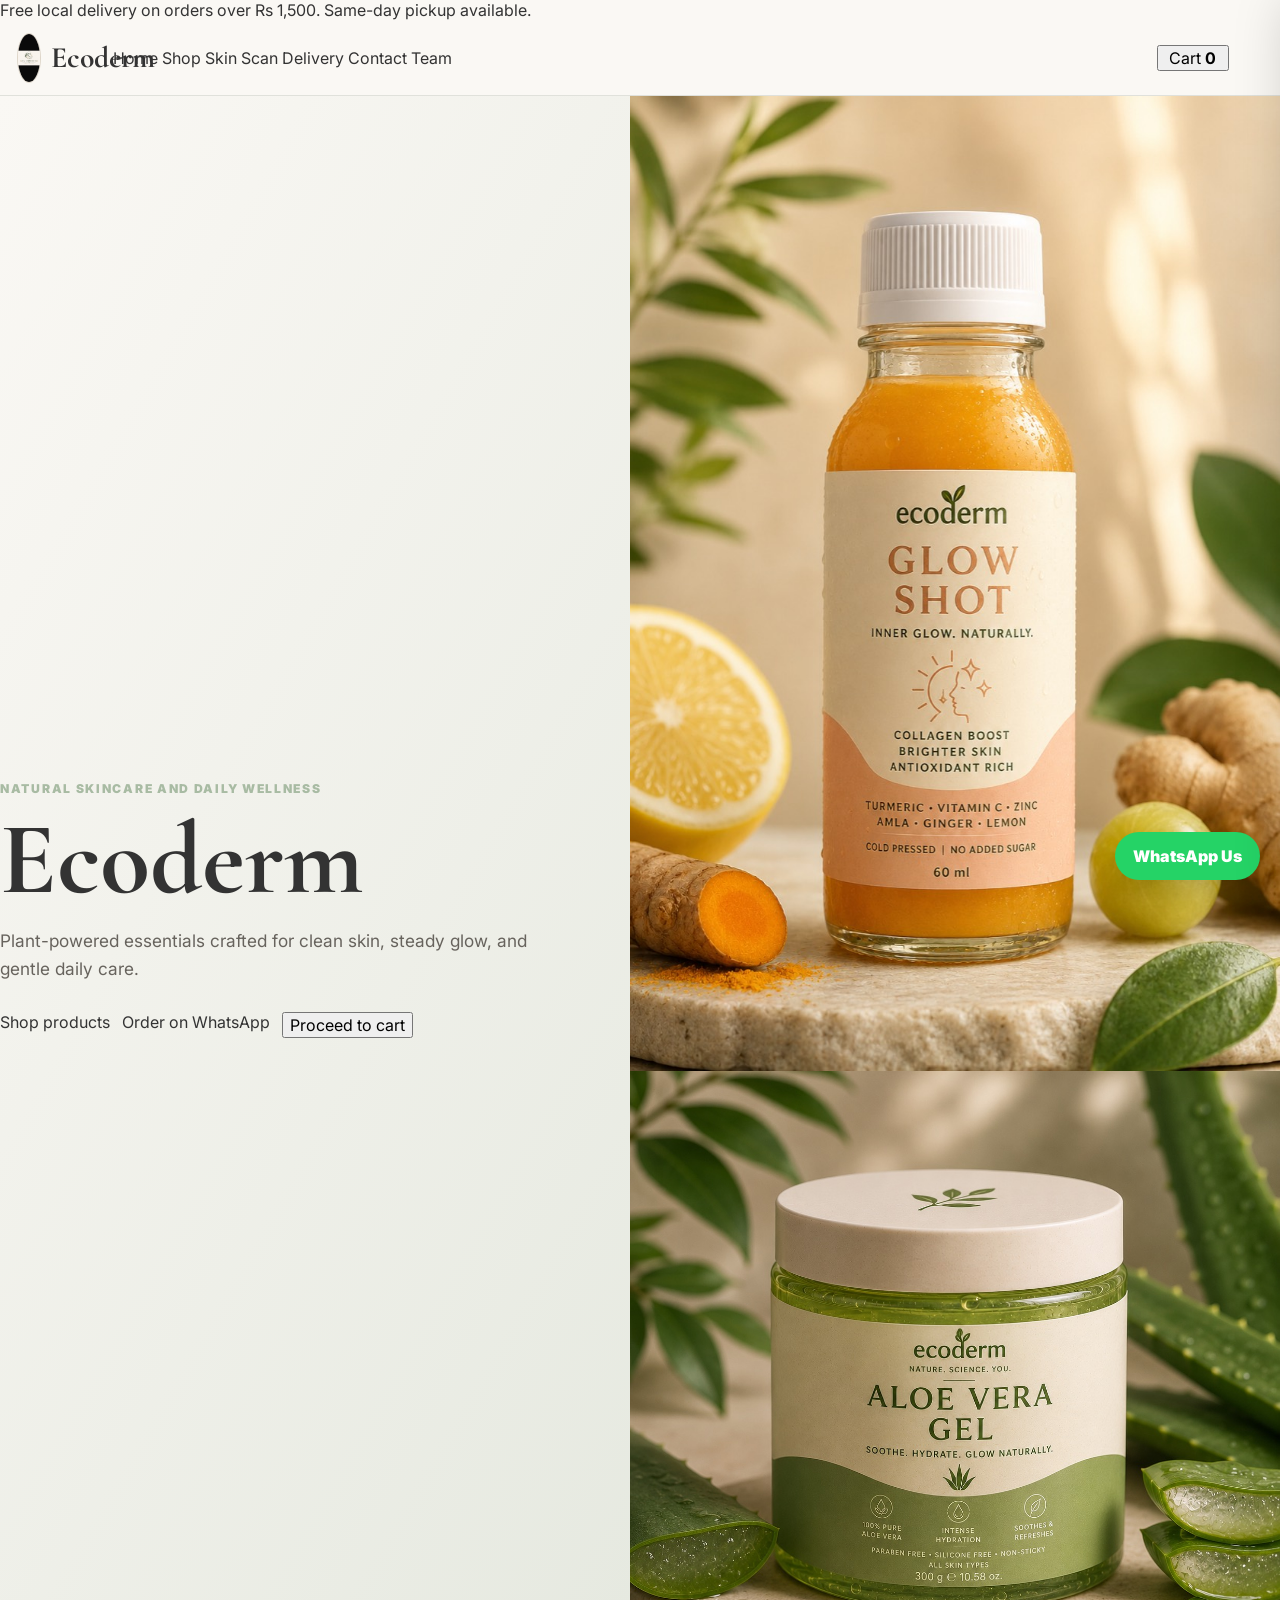
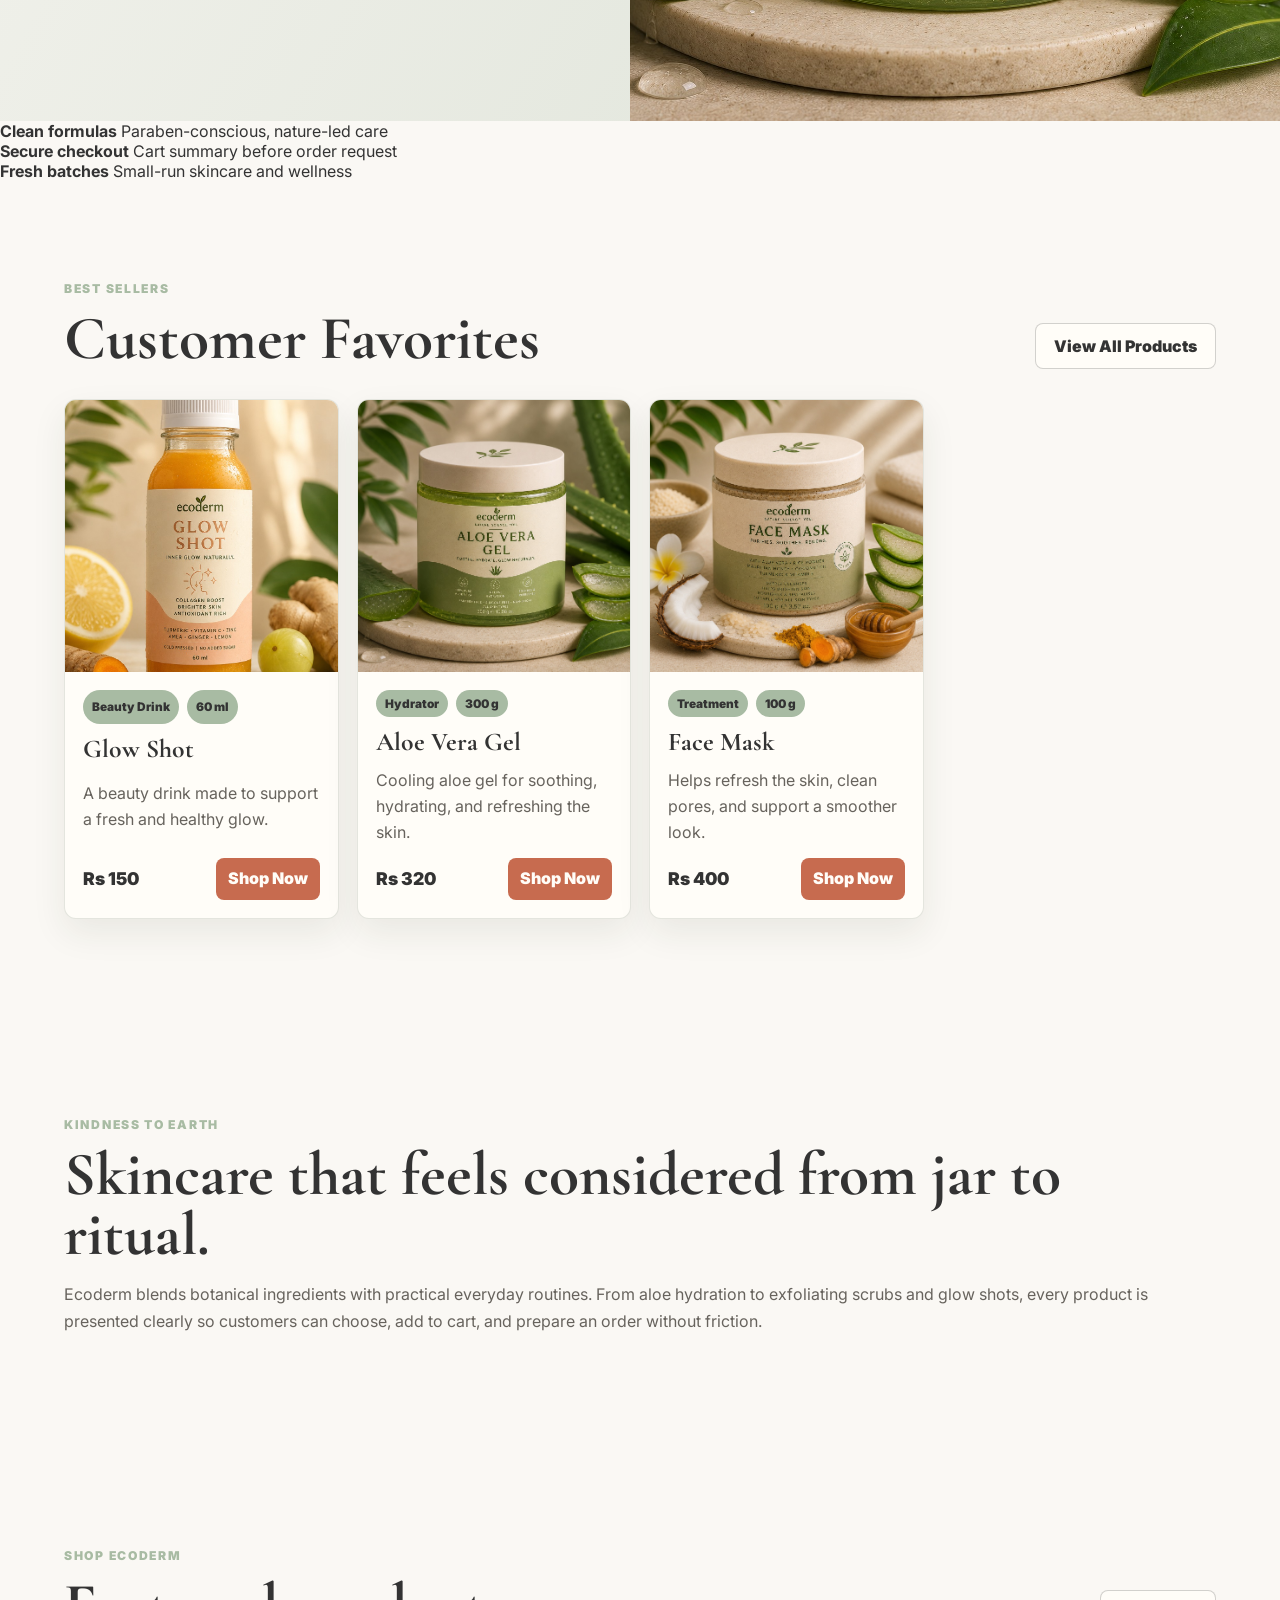
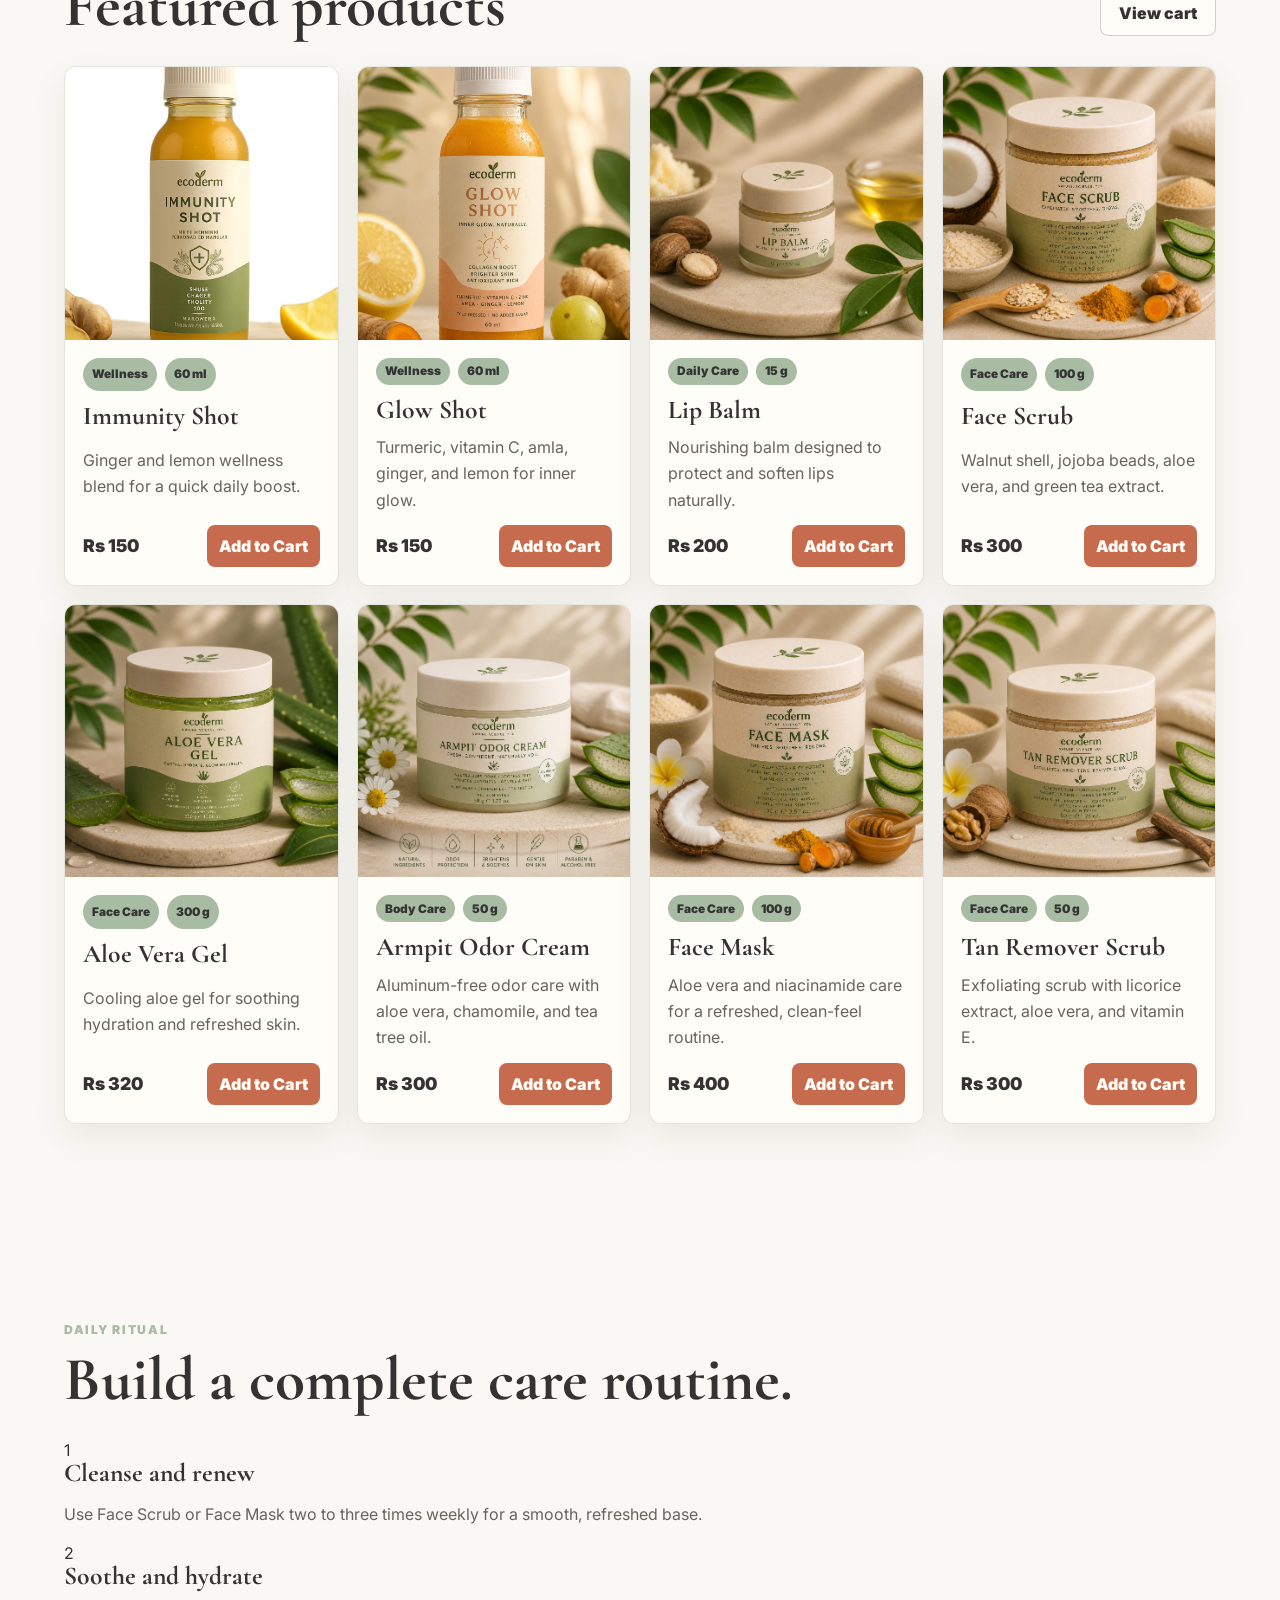
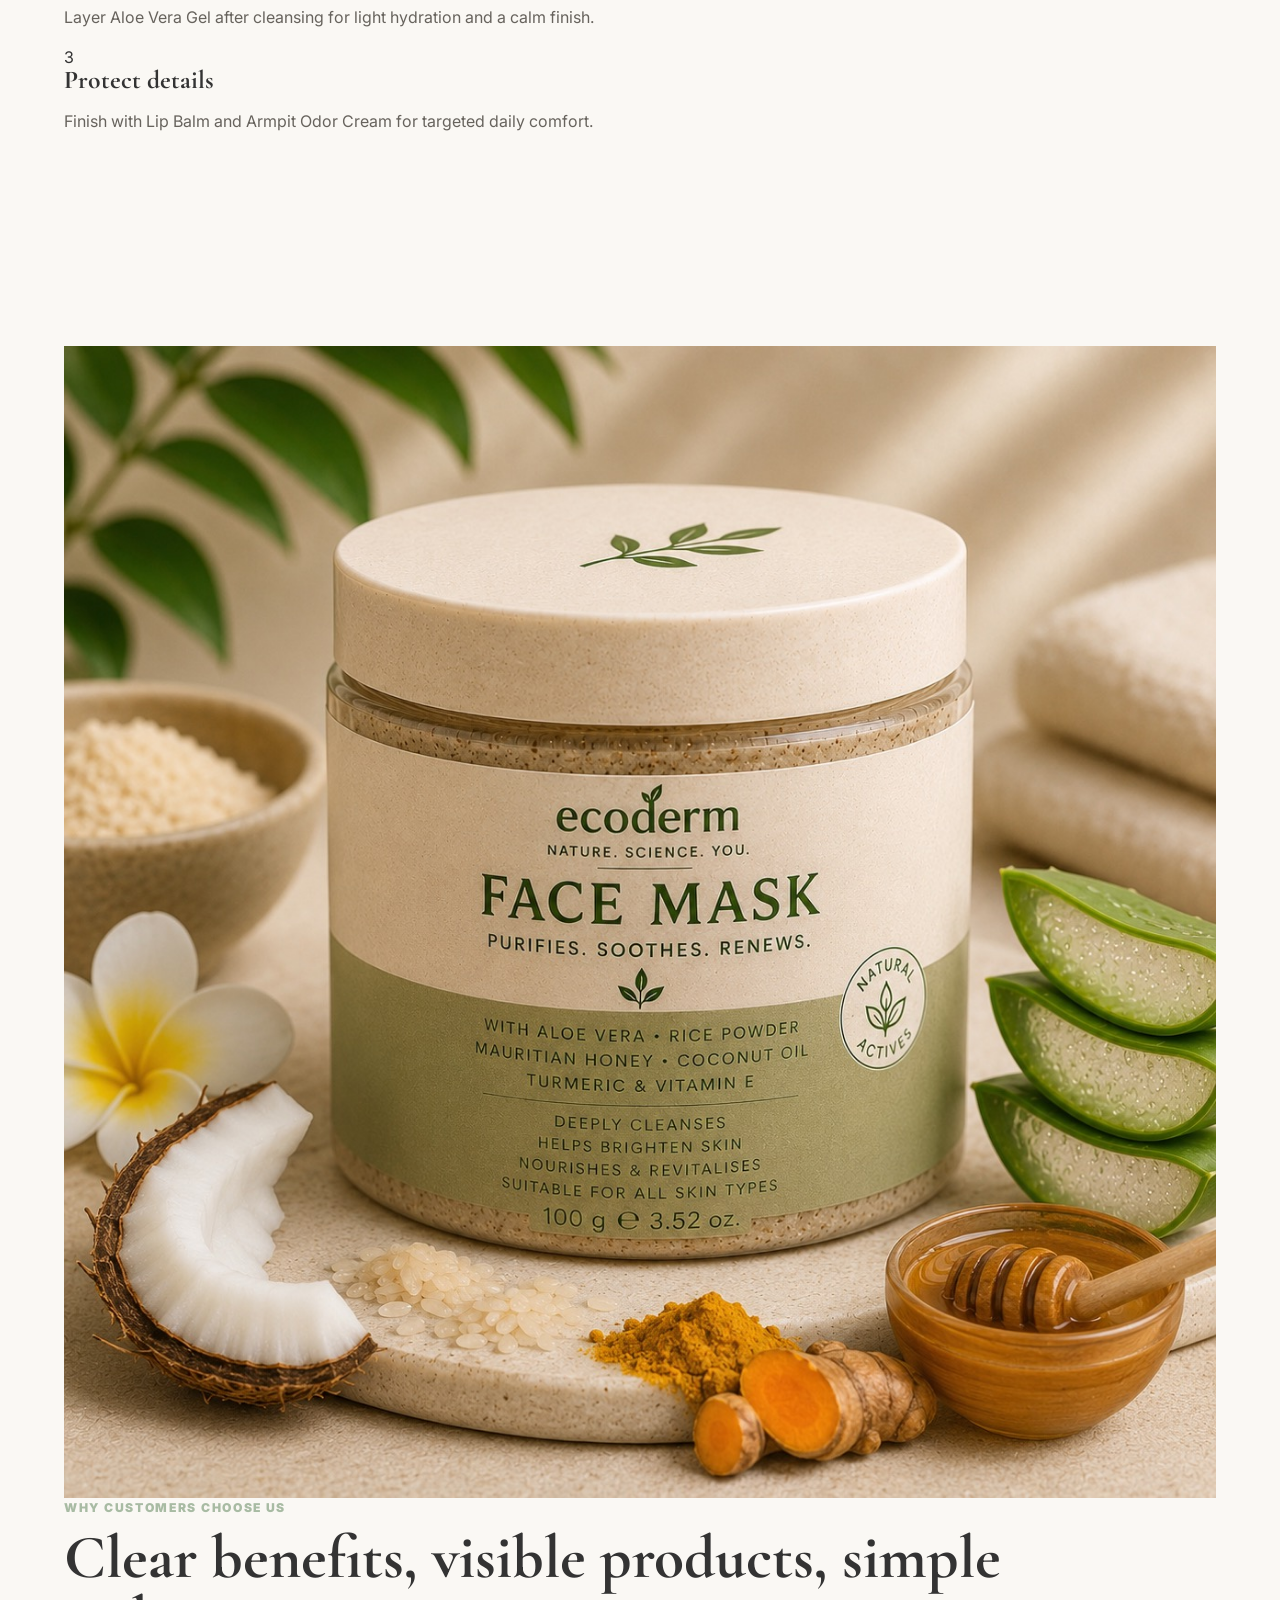
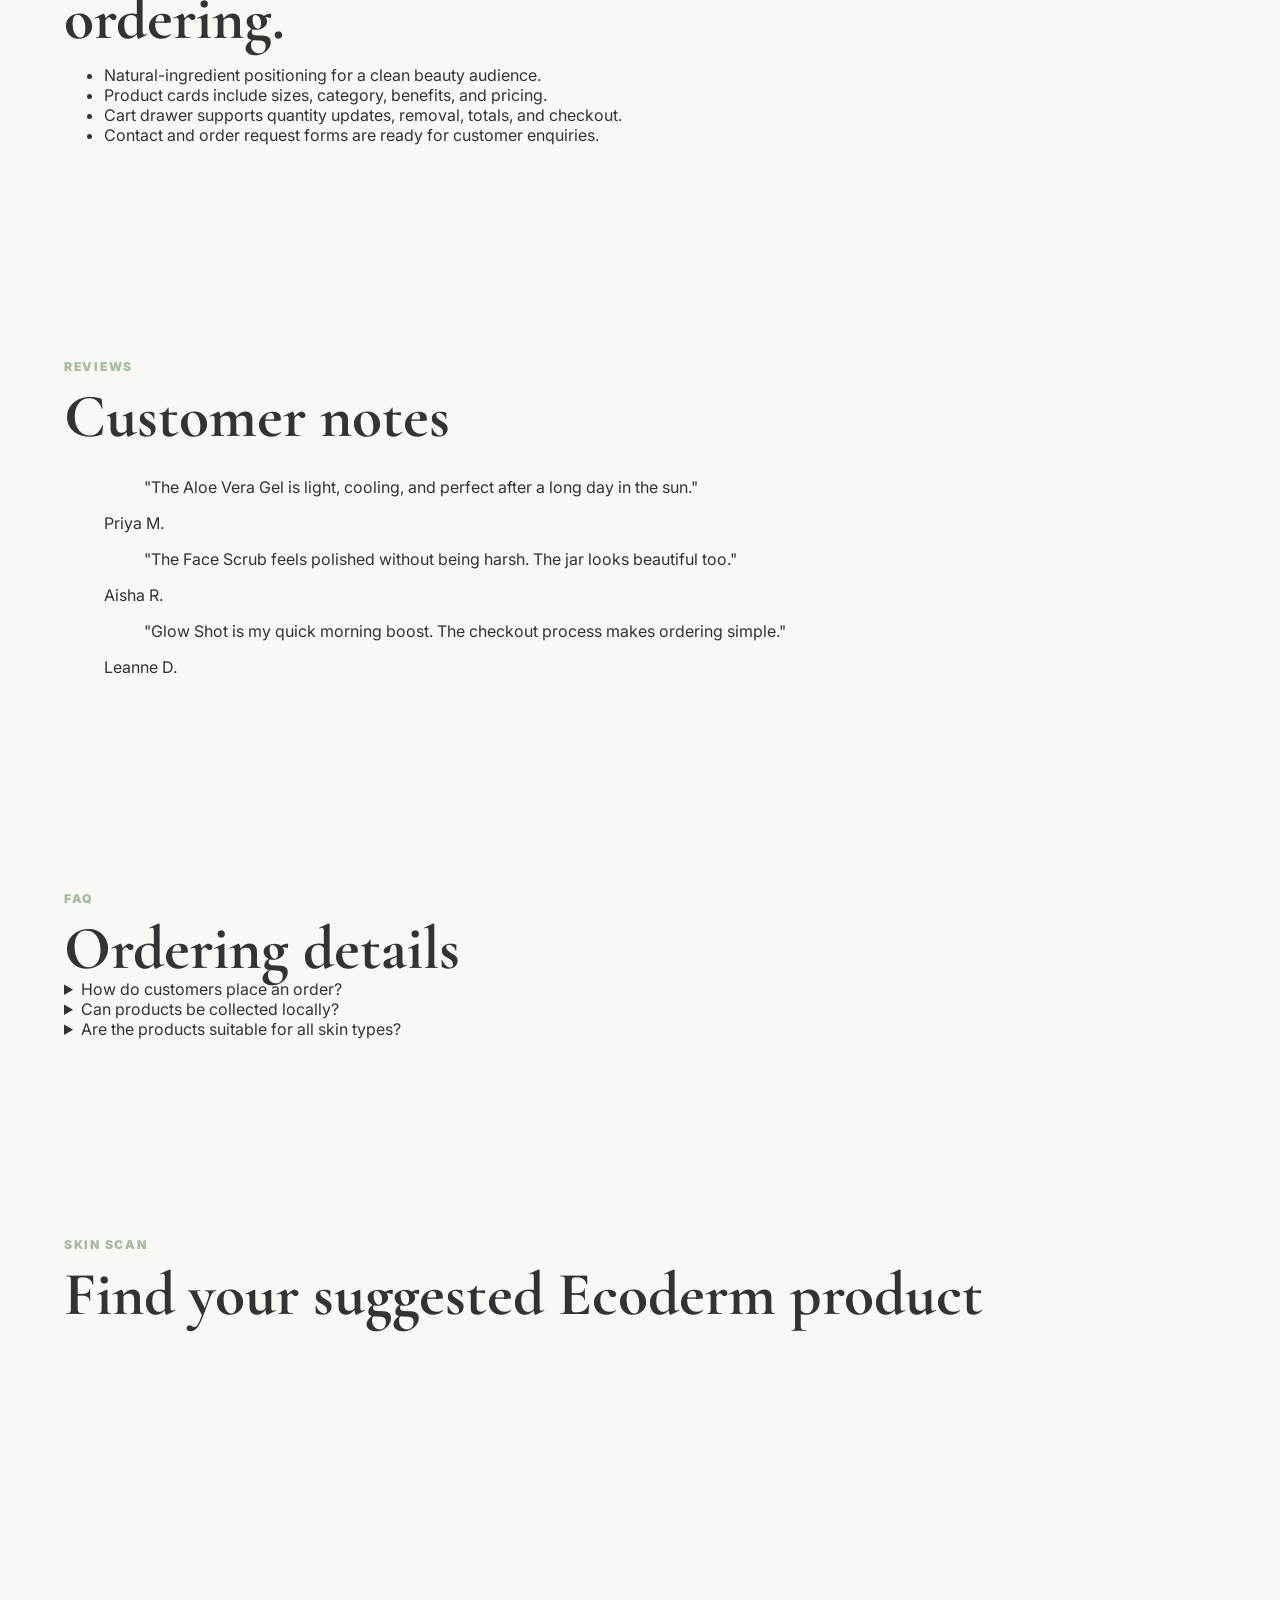
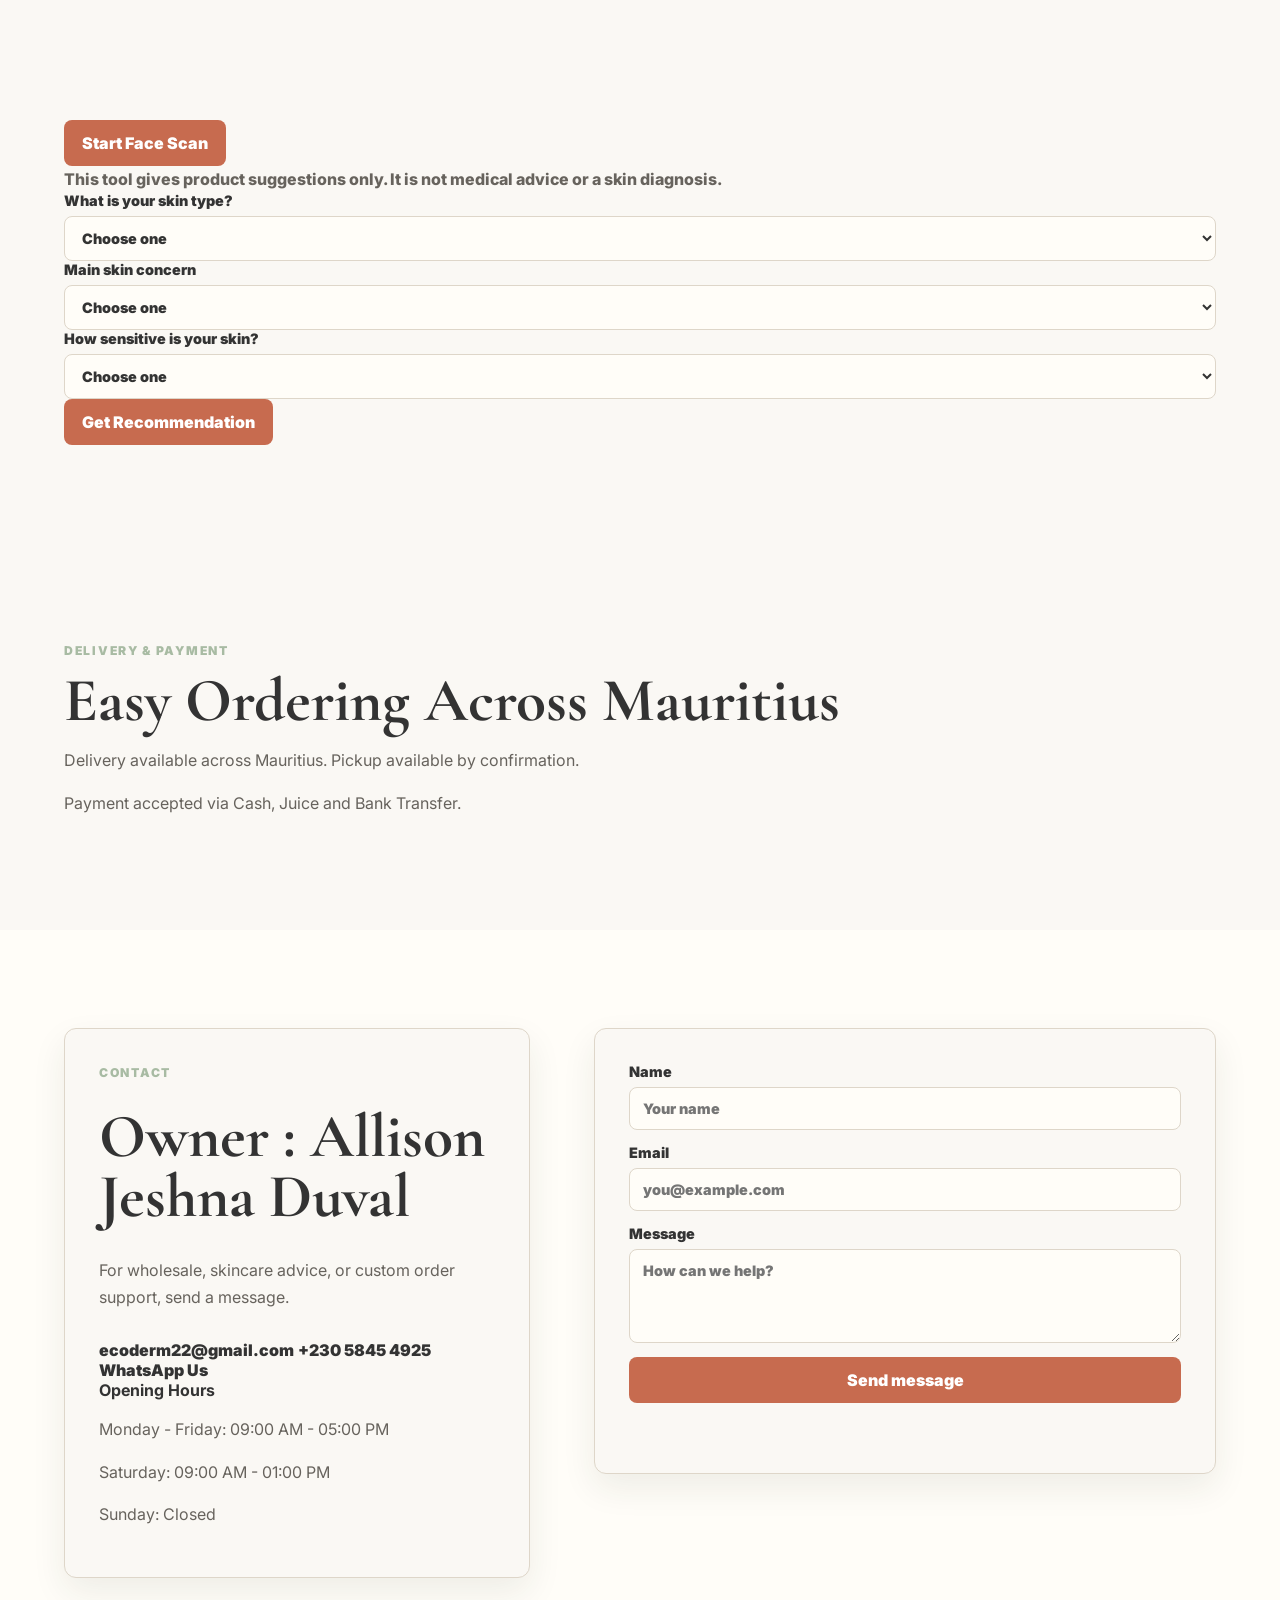
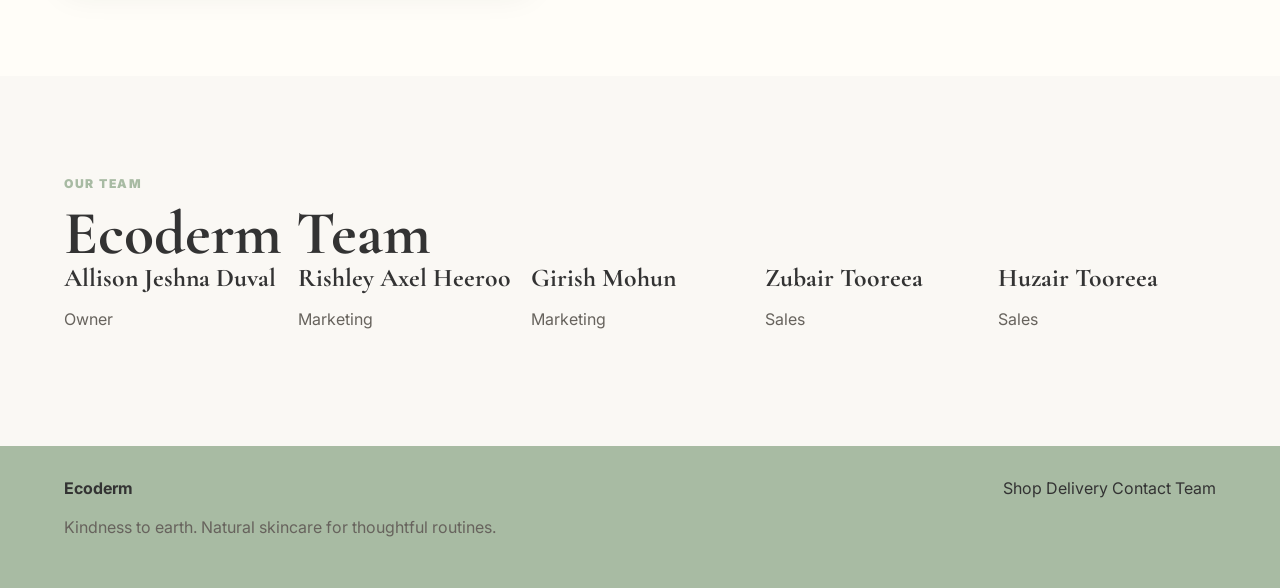
<file: index_clean.html>
<!doctype html>
<html lang="en">
<head>
  <meta charset="UTF-8" />
  <meta name="viewport" content="width=device-width, initial-scale=1.0" />
  <meta name="description" content="Ecoderm natural skincare and wellness products." />
  <title>Ecoderm | Kindness to Earth</title>

  <link rel="preconnect" href="https://fonts.googleapis.com" />
  <link rel="preconnect" href="https://fonts.gstatic.com" crossorigin />
  <link href="https://fonts.googleapis.com/css2?family=Cormorant+Garamond:wght@500;600;700&family=Inter:wght@400;500;600;700&display=swap" rel="stylesheet" />

  <link rel="stylesheet" href="styles.css" />
</head>

<body>
  <div class="announcement">
    Free local delivery on orders over Rs 1,500. Same-day pickup available.
  </div>

  <header class="site-header" id="top">
    <a class="brand" href="#top" aria-label="Ecoderm home">
      <img src="ecoderm-logo.jpg" alt="Ecoderm logo" />
      <span>Ecoderm</span>
    </a>

    <nav class="main-nav">
      <a href="#top">Home</a>
      <a href="#shop">Shop</a>
      <a href="#skin-scan">Skin Scan</a>
      <a href="#delivery">Delivery</a>
      <a href="#contact">Contact</a>
      <a href="#team">Team</a>
    </nav>

    <button class="cart-button" type="button" data-cart-open aria-label="Open cart">
      <span>Cart</span>
      <strong data-cart-count>0</strong>
    </button>
  </header>

  <main>
    <section class="hero">
      <div class="hero-copy">
        <p class="eyebrow">Natural skincare and daily wellness</p>
        <h1>Ecoderm</h1>
        <p>
          Plant-powered essentials crafted for clean skin, steady glow, and gentle daily care.
        </p>

        <div class="hero-actions">
          <a class="primary-link" href="#shop">Shop products</a>
          <a class="primary-link" href="https://wa.me/23058454925">Order on WhatsApp</a>
          <button class="secondary-link" type="button" data-cart-open>Proceed to cart</button>
        </div>
      </div>

      <div class="hero-media" aria-label="Ecoderm featured products">
        <img class="hero-product hero-product-main" src="glow-shot.jpg" alt="Ecoderm Glow Shot" />
        <img class="hero-product hero-product-side" src="aloe-vera-gel.jpg" alt="Ecoderm Aloe Vera Gel" />
      </div>
    </section>

    <section class="trust-strip" aria-label="Ecoderm store benefits">
      <div>
        <strong>Clean formulas</strong>
        <span>Paraben-conscious, nature-led care</span>
      </div>
      <div>
        <strong>Secure checkout</strong>
        <span>Cart summary before order request</span>
      </div>
      <div>
        <strong>Fresh batches</strong>
        <span>Small-run skincare and wellness</span>
      </div>
    </section>

    <section class="section best-sellers" id="best-sellers">
      <div class="section-heading">
        <div>
          <p class="eyebrow">Best Sellers</p>
          <h2>Customer Favorites</h2>
        </div>
        <a class="outline-button" href="#shop">View All Products</a>
      </div>

      <div class="product-grid">
        <article class="product-card">
          <img src="glow-shot.jpg" alt="Ecoderm Glow Shot" />
          <div class="product-info">
            <div class="product-meta">
              <span class="pill">Beauty Drink</span>
              <span class="pill">60 ml</span>
            </div>
            <h3>Glow Shot</h3>
            <p>A beauty drink made to support a fresh and healthy glow.</p>
            <div class="product-bottom">
              <span class="price">Rs 150</span>
              <a class="add-button" href="#shop">Shop Now</a>
            </div>
          </div>
        </article>

        <article class="product-card">
          <img src="aloe-vera-gel.jpg" alt="Ecoderm Aloe Vera Gel" />
          <div class="product-info">
            <div class="product-meta">
              <span class="pill">Hydrator</span>
              <span class="pill">300 g</span>
            </div>
            <h3>Aloe Vera Gel</h3>
            <p>Cooling aloe gel for soothing, hydrating, and refreshing the skin.</p>
            <div class="product-bottom">
              <span class="price">Rs 320</span>
              <a class="add-button" href="#shop">Shop Now</a>
            </div>
          </div>
        </article>

        <article class="product-card">
          <img src="face-mask.jpg" alt="Ecoderm Face Mask" />
          <div class="product-info">
            <div class="product-meta">
              <span class="pill">Treatment</span>
              <span class="pill">100 g</span>
            </div>
            <h3>Face Mask</h3>
            <p>Helps refresh the skin, clean pores, and support a smoother look.</p>
            <div class="product-bottom">
              <span class="price">Rs 400</span>
              <a class="add-button" href="#shop">Shop Now</a>
            </div>
          </div>
        </article>
      </div>
    </section>

    <section class="section intro" id="about">
      <div>
        <p class="eyebrow">Kindness to earth</p>
        <h2>Skincare that feels considered from jar to ritual.</h2>
      </div>
      <p>
        Ecoderm blends botanical ingredients with practical everyday routines. From aloe hydration
        to exfoliating scrubs and glow shots, every product is presented clearly so customers can
        choose, add to cart, and prepare an order without friction.
      </p>
    </section>

    <section class="section" id="shop">
      <div class="section-heading">
        <div>
          <p class="eyebrow">Shop Ecoderm</p>
          <h2>Featured products</h2>
        </div>
        <button class="outline-button" type="button" data-cart-open>View cart</button>
      </div>

      <div class="product-grid" id="productGrid" aria-live="polite"></div>
    </section>

    <section class="section ritual-section" id="ritual">
      <div class="section-heading">
        <div>
          <p class="eyebrow">Daily ritual</p>
          <h2>Build a complete care routine.</h2>
        </div>
      </div>

      <div class="ritual-grid">
        <article>
          <span>1</span>
          <h3>Cleanse and renew</h3>
          <p>Use Face Scrub or Face Mask two to three times weekly for a smooth, refreshed base.</p>
        </article>

        <article>
          <span>2</span>
          <h3>Soothe and hydrate</h3>
          <p>Layer Aloe Vera Gel after cleansing for light hydration and a calm finish.</p>
        </article>

        <article>
          <span>3</span>
          <h3>Protect details</h3>
          <p>Finish with Lip Balm and Armpit Odor Cream for targeted daily comfort.</p>
        </article>
      </div>
    </section>

    <section class="section split-section">
      <div class="split-image">
        <img src="face-mask.jpg" alt="Ecoderm Face Mask" />
      </div>

      <div class="split-copy">
        <p class="eyebrow">Why customers choose us</p>
        <h2>Clear benefits, visible products, simple ordering.</h2>

        <ul class="benefit-list">
          <li>Natural-ingredient positioning for a clean beauty audience.</li>
          <li>Product cards include sizes, category, benefits, and pricing.</li>
          <li>Cart drawer supports quantity updates, removal, totals, and checkout.</li>
          <li>Contact and order request forms are ready for customer enquiries.</li>
        </ul>
      </div>
    </section>

    <section class="section reviews">
      <div class="section-heading">
        <div>
          <p class="eyebrow">Reviews</p>
          <h2>Customer notes</h2>
        </div>
      </div>

      <div class="review-grid">
        <figure>
          <blockquote>"The Aloe Vera Gel is light, cooling, and perfect after a long day in the sun."</blockquote>
          <figcaption>Priya M.</figcaption>
        </figure>

        <figure>
          <blockquote>"The Face Scrub feels polished without being harsh. The jar looks beautiful too."</blockquote>
          <figcaption>Aisha R.</figcaption>
        </figure>

        <figure>
          <blockquote>"Glow Shot is my quick morning boost. The checkout process makes ordering simple."</blockquote>
          <figcaption>Leanne D.</figcaption>
        </figure>
      </div>
    </section>

    <section class="section faq-section">
      <div>
        <p class="eyebrow">FAQ</p>
        <h2>Ordering details</h2>
      </div>

      <div class="faq-list">
        <details>
          <summary>How do customers place an order?</summary>
          <p>Add products to the cart, review quantities, then use Proceed to checkout to prepare an order request.</p>
        </details>

        <details>
          <summary>Can products be collected locally?</summary>
          <p>Yes. Pickup and local delivery options can be confirmed after the order request is submitted.</p>
        </details>

        <details>
          <summary>Are the products suitable for all skin types?</summary>
          <p>Several products are labeled for all skin types. Customers with sensitivities should patch test first.</p>
        </details>
      </div>
    </section>

    <section class="section skin-scan-section" id="skin-scan">
      <div class="section-heading">
        <div>
          <p class="eyebrow">Skin Scan</p>
          <h2>Find your suggested Ecoderm product</h2>
        </div>
      </div>

      <div class="skin-scan-grid">
        <div class="scan-card">
          <video id="skinCamera" autoplay playsinline></video>

          <button class="primary-button" type="button" id="startScan">
            Start Face Scan
          </button>

          <p class="scan-note">
            This tool gives product suggestions only. It is not medical advice or a skin diagnosis.
          </p>
        </div>

        <form class="scan-form" id="skinScanForm">
          <label>
            What is your skin type?
            <select id="skinType" required>
              <option value="">Choose one</option>
              <option value="oily">Oily</option>
              <option value="dry">Dry</option>
              <option value="sensitive">Sensitive</option>
              <option value="normal">Normal</option>
            </select>
          </label>

          <label>
            Main skin concern
            <select id="skinConcern" required>
              <option value="">Choose one</option>
              <option value="acne">Acne / pimples</option>
              <option value="dryness">Dryness</option>
              <option value="dullness">Dull skin</option>
              <option value="tan">Tan / uneven tone</option>
              <option value="pores">Clogged pores</option>
            </select>
          </label>

          <label>
            How sensitive is your skin?
            <select id="sensitivity" required>
              <option value="">Choose one</option>
              <option value="low">Not sensitive</option>
              <option value="medium">Sometimes sensitive</option>
              <option value="high">Very sensitive</option>
            </select>
          </label>

          <button class="primary-button" type="submit">
            Get Recommendation
          </button>

          <div class="scan-result" id="scanResult"></div>
        </form>
      </div>
    </section>

    <section class="section" id="delivery">
      <p class="eyebrow">Delivery & Payment</p>
      <h2>Easy Ordering Across Mauritius</h2>

      <p>
        Delivery available across Mauritius. Pickup available by confirmation.
      </p>

      <p>
        Payment accepted via Cash, Juice and Bank Transfer.
      </p>
    </section>

    <section class="section contact-section" id="contact">
      <div class="contact-card">
        <p class="eyebrow">Contact</p>
        <h2>Owner : Allison Jeshna Duval</h2>

        <p>
          For wholesale, skincare advice, or custom order support, send a message.
        </p>

        <div class="contact-links">
          <a href="mailto:ecoderm22@gmail.com">ecoderm22@gmail.com</a>
          <a href="tel:+23058454925">+230 5845 4925</a>
          <a href="https://wa.me/23058454925">WhatsApp Us</a>

          <div class="business-hours">
            <strong>Opening Hours</strong>
            <p>Monday - Friday: 09:00 AM - 05:00 PM</p>
            <p>Saturday: 09:00 AM - 01:00 PM</p>
            <p>Sunday: Closed</p>
          </div>
        </div>
      </div>

      <form class="contact-form" id="contactForm">
        <label>
          Name
          <input type="text" name="name" placeholder="Your name" required />
        </label>

        <label>
          Email
          <input type="email" name="email" placeholder="you@example.com" required />
        </label>

        <label>
          Message
          <textarea name="message" rows="4" placeholder="How can we help?" required></textarea>
        </label>

        <button class="primary-button" type="submit">Send message</button>
        <p class="form-status" data-contact-status role="status"></p>
      </form>
    </section>

    <section class="section" id="team">
      <p class="eyebrow">Our Team</p>
      <h2>Ecoderm Team</h2>

      <div class="team-grid">
        <div class="team-card">
          <h3>Allison Jeshna Duval</h3>
          <p>Owner</p>
        </div>

        <div class="team-card">
          <h3>Rishley Axel Heeroo</h3>
          <p>Marketing</p>
        </div>

        <div class="team-card">
          <h3>Girish Mohun</h3>
          <p>Marketing</p>
        </div>

        <div class="team-card">
          <h3>Zubair Tooreea</h3>
          <p>Sales</p>
        </div>

        <div class="team-card">
          <h3>Huzair Tooreea</h3>
          <p>Sales</p>
        </div>
      </div>
    </section>
  </main>

  <footer class="site-footer">
    <div>
      <strong>Ecoderm</strong>
      <p>Kindness to earth. Natural skincare for thoughtful routines.</p>
    </div>

    <div class="footer-links">
      <a href="#shop">Shop</a>
      <a href="#delivery">Delivery</a>
      <a href="#contact">Contact</a>
      <a href="#team">Team</a>
    </div>
  </footer>

  <div class="cart-overlay" data-cart-overlay hidden></div>

  <aside class="cart-drawer" data-cart-drawer aria-label="Shopping cart" aria-hidden="true">
    <div class="cart-header">
      <div>
        <p class="eyebrow">Your cart</p>
        <h2>Order summary</h2>
      </div>
      <button class="icon-button" type="button" data-cart-close aria-label="Close cart">x</button>
    </div>

    <div class="cart-items" data-cart-items></div>

    <div class="cart-empty" data-cart-empty>
      <strong>Your cart is empty.</strong>
      <span>Add Ecoderm products to begin your order.</span>
    </div>

    <div class="cart-footer">
      <div class="cart-row">
        <span>Subtotal</span>
        <strong data-cart-subtotal>Rs 0</strong>
      </div>

      <div class="cart-row">
        <span>Estimated delivery</span>
        <strong data-cart-delivery>Rs 0</strong>
      </div>

      <div class="cart-total">
        <span>Total</span>
        <strong data-cart-total>Rs 0</strong>
      </div>

      <button class="primary-button full" type="button" data-checkout>Proceed to checkout</button>
      <button class="outline-button full" type="button" data-cart-close>Continue shopping</button>
    </div>
  </aside>

  <dialog class="checkout-dialog" data-checkout-dialog>
    <form method="dialog" class="checkout-form" id="checkoutForm">
      <div class="cart-header">
        <div>
          <p class="eyebrow">Checkout</p>
          <h2>Complete order request</h2>
        </div>
        <button class="icon-button" type="button" data-checkout-close aria-label="Close checkout">x</button>
      </div>

      <div class="checkout-summary" data-checkout-summary></div>

      <div class="checkout-grid">
        <label>
          Full name
          <input type="text" name="fullName" required />
        </label>

        <label>
          Phone
          <input type="tel" name="phone" required />
        </label>

        <label>
          Email
          <input type="email" name="email" required />
        </label>

        <label>
          Delivery option
          <select name="delivery">
            <option>Local delivery</option>
            <option>Pickup</option>
          </select>
        </label>

        <label class="wide">
          Address or pickup note
          <textarea name="address" rows="3" required></textarea>
        </label>
      </div>

      <button class="primary-button full" type="button" data-place-order>Place order request</button>
      <p class="form-status" data-order-status role="status"></p>
    </form>
  </dialog>

  <a href="https://wa.me/23058454925" class="whatsapp-float">
    WhatsApp Us
  </a>

  <script src="script.js"></script>
</body>
</html>
</file>
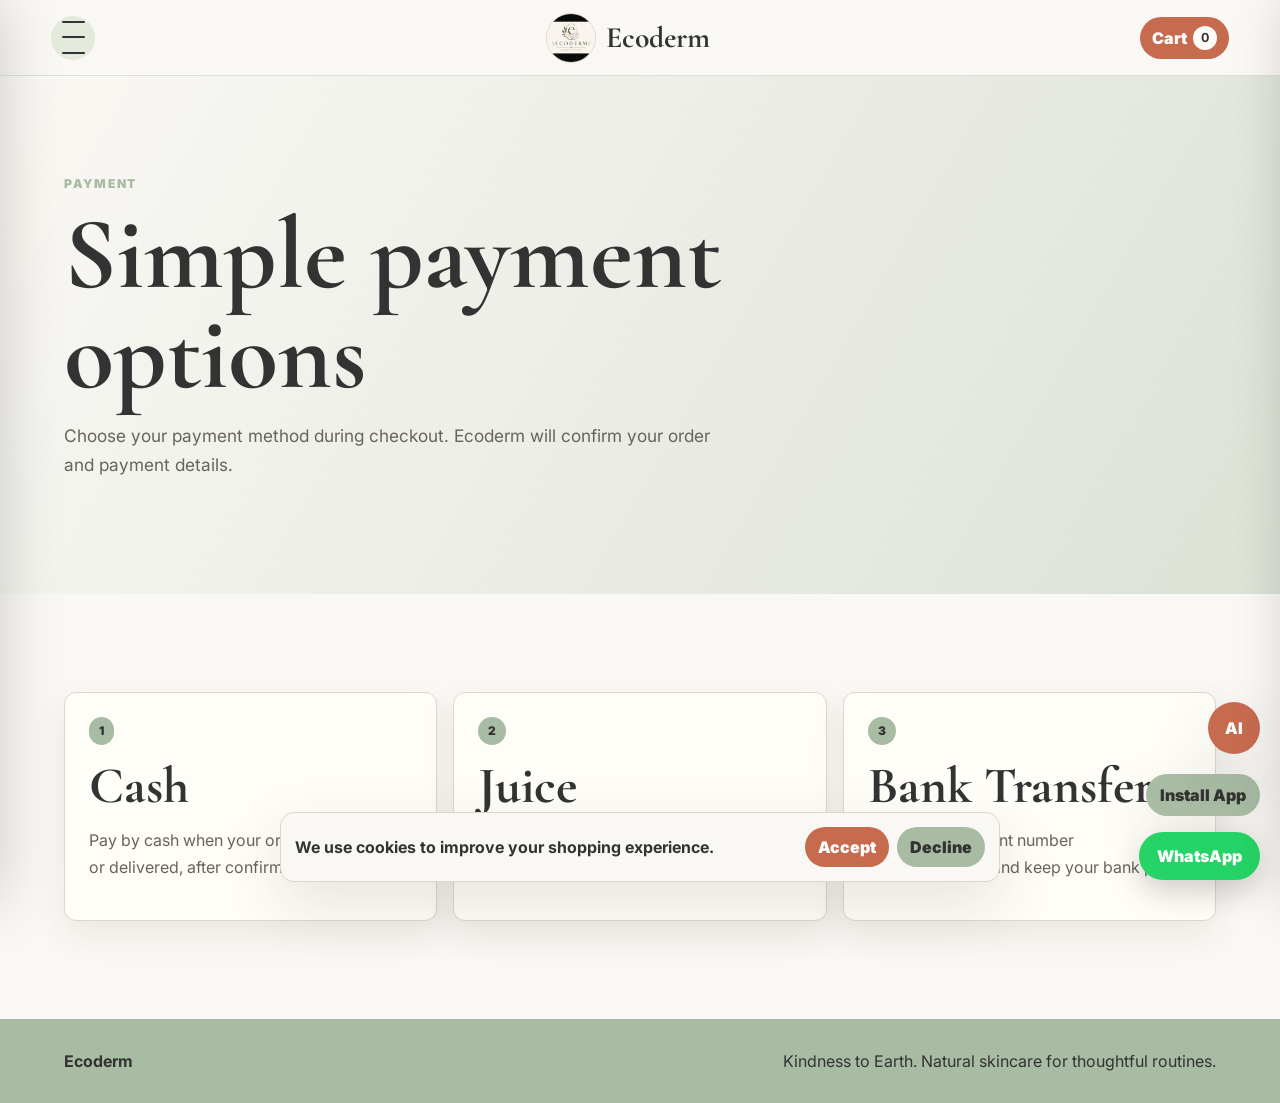
<file: payment.html>
<!doctype html>
<html lang="en">
  <head>
    <meta charset="UTF-8" />
    <meta name="viewport" content="width=device-width, initial-scale=1.0" />
    <meta name="description" content="Ecoderm payment options including Cash, Juice, and Bank Transfer." />
    <meta name="theme-color" content="#A8BBA3" />
    <title>Ecoderm Payment | Cash Juice Bank Transfer</title>
    <link rel="manifest" href="manifest.json" />
    <link rel="apple-touch-icon" href="app-icon-192.jpg" />
    <link rel="preconnect" href="https://fonts.googleapis.com" />
    <link rel="preconnect" href="https://fonts.gstatic.com" crossorigin />
    <link href="https://fonts.googleapis.com/css2?family=Cormorant+Garamond:wght@600;700&family=Inter:wght@400;500;600;700;800&display=swap" rel="stylesheet" />
    <link rel="stylesheet" href="styles.css" />
  </head>
  <body>
    <header class="site-header">
      <button class="menu-toggle" type="button" data-menu-open aria-label="Open menu">
        <span></span><span></span><span></span>
      </button>
      <a class="brand" href="index.html" aria-label="Ecoderm home">
        <img src="ecoderm-logo.jpg" alt="Ecoderm logo" />
        <span>Ecoderm</span>
      </a>
      <button class="cart-icon" type="button" data-cart-open aria-label="Open cart">
        Cart <strong data-cart-count>0</strong>
      </button>
      <nav class="desktop-nav" aria-label="Main navigation">
        <a href="index.html">Home</a>
        <a href="shop.html">Shop</a>
        <a href="gallery.html">Gallery</a>
        <a href="team.html">Team</a>
        <a href="contact.html">Contact</a>
        <a href="delivery.html">Delivery</a>
        <a href="payment.html" aria-current="page">Payment</a>
        <a href="face-scan.html">Face Scan</a>
      </nav>
    </header>

    <div class="menu-backdrop" data-menu-backdrop hidden></div>
    <aside class="mobile-menu" data-mobile-menu aria-hidden="true">
      <div class="mobile-menu-header">
        <strong>Menu</strong>
        <button class="icon-button" type="button" data-menu-close aria-label="Close menu">x</button>
      </div>
      <nav>
        <a href="index.html" data-menu-link>Home</a>
        <a href="shop.html" data-menu-link>Shop</a>
        <a href="gallery.html" data-menu-link>Gallery</a>
        <a href="team.html" data-menu-link>Team</a>
        <a href="contact.html" data-menu-link>Contact</a>
        <a href="delivery.html" data-menu-link>Delivery</a>
        <a href="payment.html" data-menu-link aria-current="page">Payment</a>
        <a href="face-scan.html" data-menu-link>Face Scan</a>
        <button type="button" data-cart-open data-menu-link>Cart</button>
      </nav>
    </aside>

    <main>
      <section class="section page-hero compact-page-hero">
        <p class="eyebrow">Payment</p>
        <h1>Simple payment options</h1>
        <p>Choose your payment method during checkout. Ecoderm will confirm your order and payment details.</p>
      </section>

      <section class="section payment-section" id="payment">
        <div class="payment-grid">
          <article><span>1</span><h2>Cash</h2><p>Pay by cash when your order is collected or delivered, after confirmation.</p></article>
          <article><span>2</span><h2>Juice</h2><p>Use Juice payment on <strong>58454925</strong>. Keep your payment confirmation.</p></article>
          <article><span>3</span><h2>Bank Transfer</h2><p>Transfer to account number <strong>000193834782</strong> and keep your bank proof.</p></article>
        </div>
      </section>
    </main>

    <div class="cart-overlay" data-cart-overlay hidden></div>
    <aside class="cart-drawer" data-cart-drawer aria-label="Shopping cart" aria-hidden="true">
      <div class="cart-header">
        <div>
          <p class="eyebrow">Your cart</p>
          <h2>Order summary</h2>
        </div>
        <button class="icon-button" type="button" data-cart-close aria-label="Close cart">x</button>
      </div>
      <div class="cart-items" data-cart-items></div>
      <div class="cart-empty" data-cart-empty>
        <strong>Your cart is empty.</strong>
        <span>Add Ecoderm products to begin your order.</span>
      </div>
      <div class="cart-footer">
        <div><span>Subtotal</span><strong data-cart-subtotal>Rs 0</strong></div>
        <div><span>Delivery fee</span><strong data-cart-delivery>Rs 0</strong></div>
        <div class="cart-total"><span>Total</span><strong data-cart-total>Rs 0</strong></div>
        <button class="primary-button full" type="button" data-checkout>Proceed to Checkout</button>
        <button class="outline-button full" type="button" data-cart-close>Continue Shopping</button>
      </div>
    </aside>

    <dialog class="checkout-dialog" data-checkout-dialog>
      <form class="checkout-form" method="dialog" data-checkout-form>
        <div class="cart-header">
          <div>
            <p class="eyebrow">Checkout</p>
            <h2>Complete order</h2>
          </div>
          <button class="icon-button" type="button" data-checkout-close aria-label="Close checkout">x</button>
        </div>
        <div class="checkout-summary" data-checkout-summary></div>
        <div class="checkout-grid">
          <label>Full name <input name="name" required /></label>
          <label>Phone <input name="phone" type="tel" required /></label>
          <label>Email <input name="email" type="email" required /></label>
          <label>Delivery method
            <select name="delivery" required>
              <option value="">Choose one</option>
              <option>Delivery</option>
              <option>Pickup</option>
            </select>
          </label>
          <label class="wide">Address or pickup note <textarea name="address" rows="3" required></textarea></label>
          <label class="wide">Payment method
            <select name="payment" required>
              <option value="">Choose one</option>
              <option>Cash</option>
              <option>Juice</option>
              <option>Bank Transfer</option>
            </select>
          </label>
        </div>
        <button class="primary-button full" type="button" data-place-order>Place Order Request</button>
        <p class="form-status" data-order-status></p>
      </form>
    </dialog>

    <button class="install-app-button" type="button" data-install-app>Install App</button>

    <section class="ai-assistant" data-ai-assistant>
      <button class="ai-toggle" type="button" data-ai-open aria-label="Open Ecoderm AI assistant">AI</button>
      <div class="ai-panel" data-ai-panel hidden>
        <div class="ai-header">
          <div>
            <strong>Ecoderm Assistant</strong>
            <span>Skin product guide</span>
          </div>
          <button class="ai-minimize" type="button" data-ai-close aria-label="Minimize assistant">-</button>
        </div>
        <div class="ai-messages" data-ai-messages>
          <p class="ai-message ai-message-bot">Hi. Tell me your skin type or concern, and I will suggest an Ecoderm product.</p>
        </div>
        <form class="ai-form" data-ai-form>
          <input data-ai-input type="text" placeholder="Dry skin, oily pores, dull skin..." aria-label="Ask Ecoderm AI assistant" />
          <button type="submit">Send</button>
        </form>
      </div>
    </section>

    <section class="cookie-banner" data-cookie-banner hidden>
      <p>We use cookies to improve your shopping experience.</p>
      <div>
        <button type="button" data-cookie-accept>Accept</button>
        <button type="button" data-cookie-decline>Decline</button>
      </div>
    </section>

    <footer class="site-footer">
      <strong>Ecoderm</strong>
      <span>Kindness to Earth. Natural skincare for thoughtful routines.</span>
    </footer>

    <a class="whatsapp-float" href="https://wa.me/23058454925">WhatsApp</a>
    <script src="script.js"></script>
  </body>
</html>
</file>
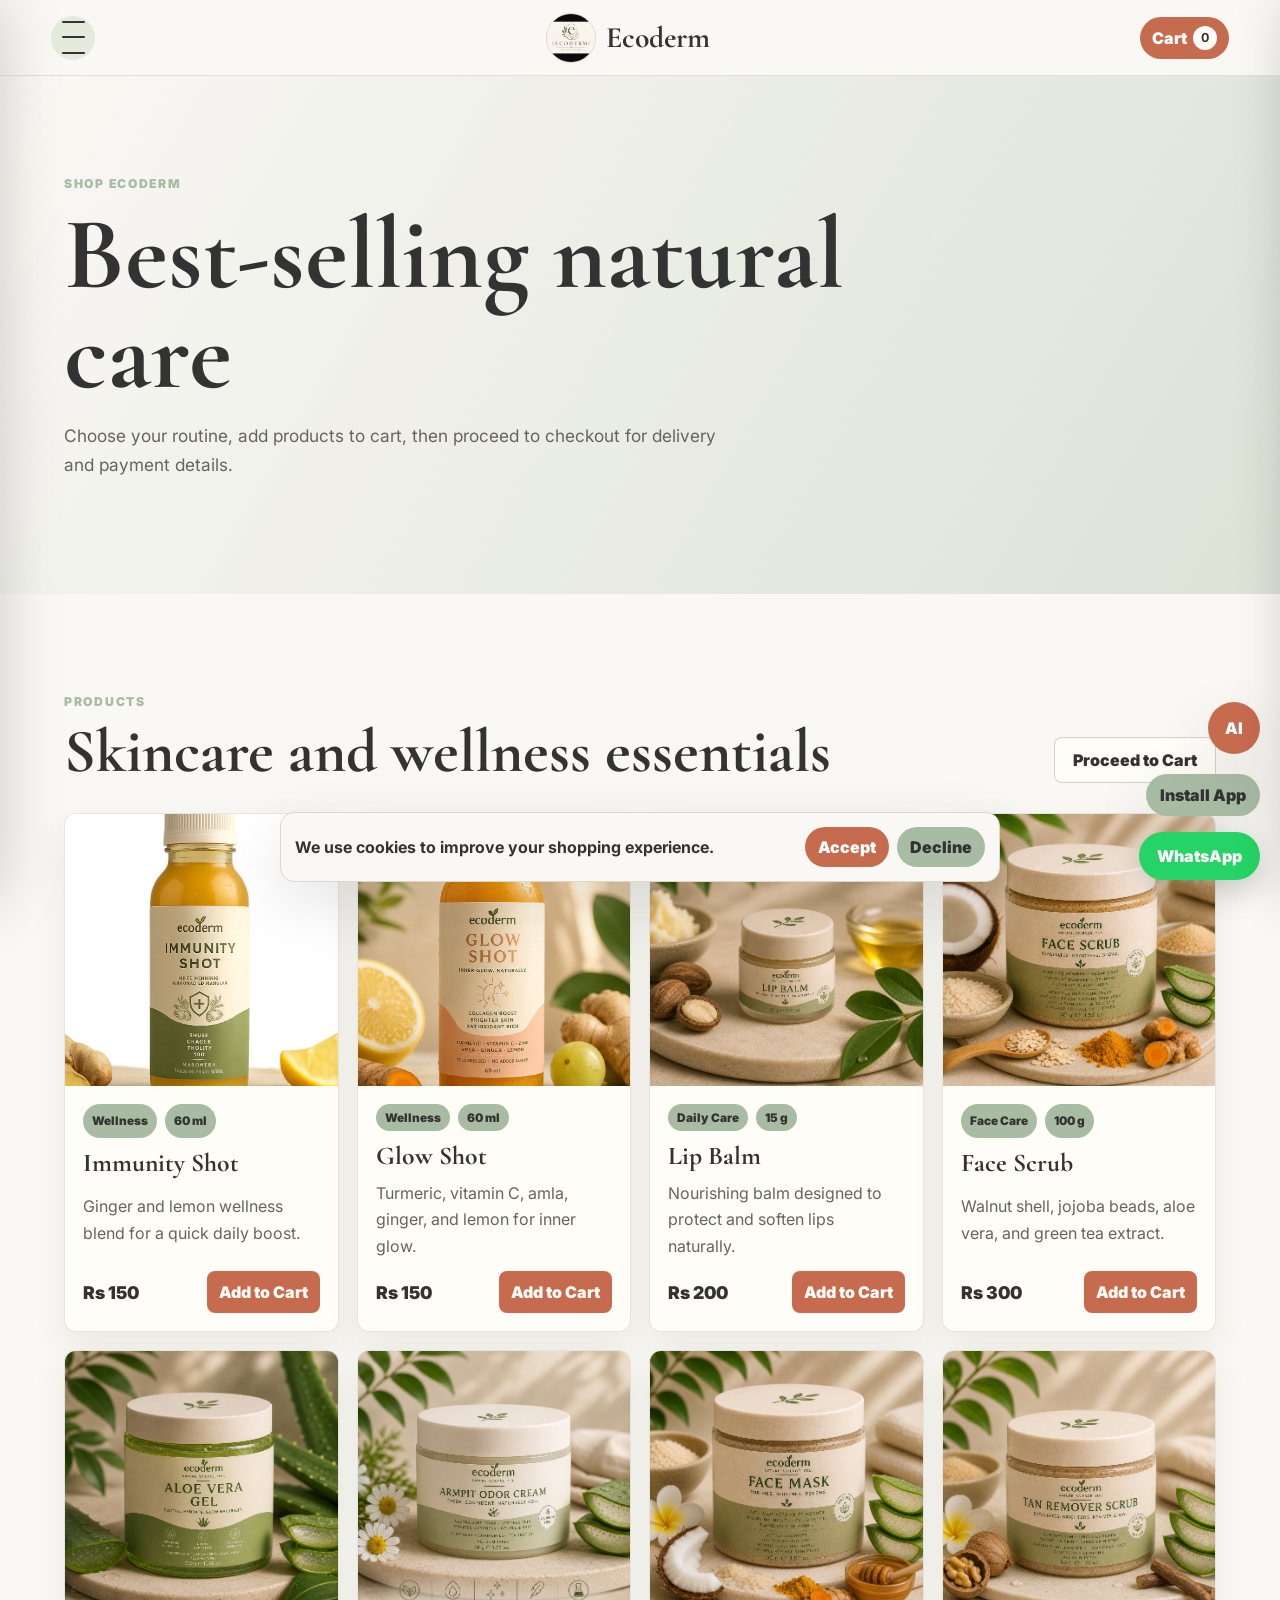
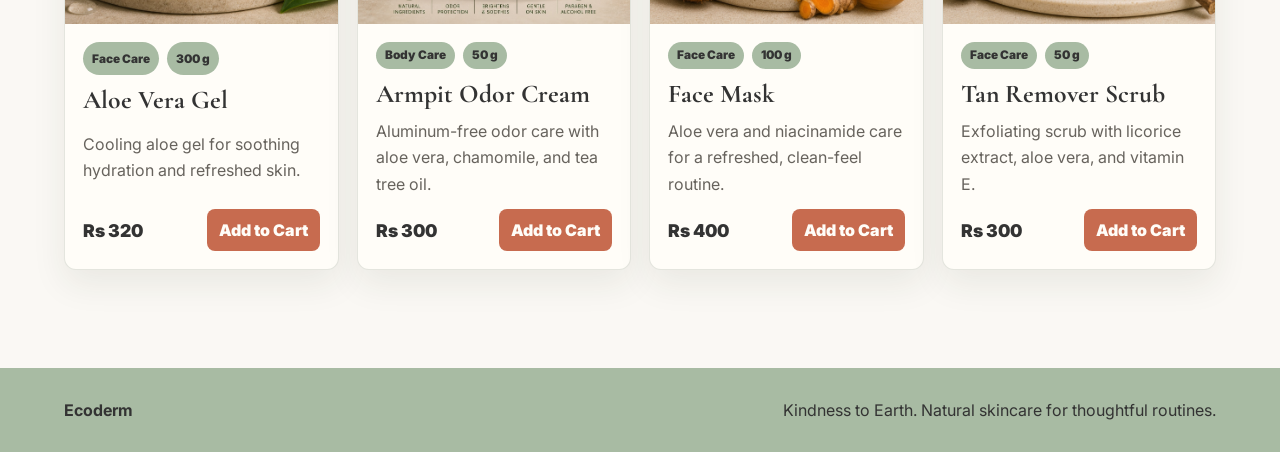
<file: shop.html>
<!doctype html>
<html lang="en">
  <head>
    <meta charset="UTF-8" />
    <meta name="viewport" content="width=device-width, initial-scale=1.0" />
    <meta name="description" content="Shop Ecoderm skincare, wellness, face care, and body care products." />
    <meta name="theme-color" content="#A8BBA3" />
    <title>Shop Ecoderm | Natural Skincare Products</title>
    <link rel="manifest" href="manifest.json" />
    <link rel="apple-touch-icon" href="app-icon-192.jpg" />
    <link rel="preconnect" href="https://fonts.googleapis.com" />
    <link rel="preconnect" href="https://fonts.gstatic.com" crossorigin />
    <link href="https://fonts.googleapis.com/css2?family=Cormorant+Garamond:wght@600;700&family=Inter:wght@400;500;600;700;800&display=swap" rel="stylesheet" />
    <link rel="stylesheet" href="styles.css" />
  </head>
  <body>
    <header class="site-header">
      <button class="menu-toggle" type="button" data-menu-open aria-label="Open menu">
        <span></span><span></span><span></span>
      </button>
      <a class="brand" href="index.html" aria-label="Ecoderm home">
        <img src="ecoderm-logo.jpg" alt="Ecoderm logo" />
        <span>Ecoderm</span>
      </a>
      <button class="cart-icon" type="button" data-cart-open aria-label="Open cart">
        Cart <strong data-cart-count>0</strong>
      </button>
      <nav class="desktop-nav" aria-label="Main navigation">
        <a href="index.html">Home</a>
        <a href="shop.html" aria-current="page">Shop</a>
        <a href="gallery.html">Gallery</a>
        <a href="team.html">Team</a>
        <a href="contact.html">Contact</a>
        <a href="delivery.html">Delivery</a>
        <a href="payment.html">Payment</a>
        <a href="face-scan.html">Face Scan</a>
      </nav>
    </header>

    <div class="menu-backdrop" data-menu-backdrop hidden></div>
    <aside class="mobile-menu" data-mobile-menu aria-hidden="true">
      <div class="mobile-menu-header">
        <strong>Menu</strong>
        <button class="icon-button" type="button" data-menu-close aria-label="Close menu">x</button>
      </div>
      <nav>
        <a href="index.html" data-menu-link>Home</a>
        <a href="shop.html" data-menu-link aria-current="page">Shop</a>
        <a href="gallery.html" data-menu-link>Gallery</a>
        <a href="team.html" data-menu-link>Team</a>
        <a href="contact.html" data-menu-link>Contact</a>
        <a href="delivery.html" data-menu-link>Delivery</a>
        <a href="payment.html" data-menu-link>Payment</a>
        <a href="face-scan.html" data-menu-link>Face Scan</a>
        <button type="button" data-cart-open data-menu-link>Cart</button>
      </nav>
    </aside>

    <main>
      <section class="section page-hero compact-page-hero">
        <p class="eyebrow">Shop Ecoderm</p>
        <h1>Best-selling natural care</h1>
        <p>Choose your routine, add products to cart, then proceed to checkout for delivery and payment details.</p>
      </section>

      <section class="section shop-section" id="shop">
        <div class="section-heading">
          <div>
            <p class="eyebrow">Products</p>
            <h2>Skincare and wellness essentials</h2>
          </div>
          <button class="outline-button" type="button" data-cart-open>Proceed to Cart</button>
        </div>
        <div class="product-grid" id="productGrid" aria-live="polite"></div>
      </section>
    </main>

    <div class="cart-overlay" data-cart-overlay hidden></div>
    <aside class="cart-drawer" data-cart-drawer aria-label="Shopping cart" aria-hidden="true">
      <div class="cart-header">
        <div>
          <p class="eyebrow">Your cart</p>
          <h2>Order summary</h2>
        </div>
        <button class="icon-button" type="button" data-cart-close aria-label="Close cart">x</button>
      </div>
      <div class="cart-items" data-cart-items></div>
      <div class="cart-empty" data-cart-empty>
        <strong>Your cart is empty.</strong>
        <span>Add Ecoderm products to begin your order.</span>
      </div>
      <div class="cart-footer">
        <div><span>Subtotal</span><strong data-cart-subtotal>Rs 0</strong></div>
        <div><span>Delivery fee</span><strong data-cart-delivery>Rs 0</strong></div>
        <div class="cart-total"><span>Total</span><strong data-cart-total>Rs 0</strong></div>
        <button class="primary-button full" type="button" data-checkout>Proceed to Checkout</button>
        <button class="outline-button full" type="button" data-cart-close>Continue Shopping</button>
      </div>
    </aside>

    <dialog class="checkout-dialog" data-checkout-dialog>
      <form class="checkout-form" method="dialog" data-checkout-form>
        <div class="cart-header">
          <div>
            <p class="eyebrow">Checkout</p>
            <h2>Complete order</h2>
          </div>
          <button class="icon-button" type="button" data-checkout-close aria-label="Close checkout">x</button>
        </div>
        <div class="checkout-summary" data-checkout-summary></div>
        <div class="checkout-grid">
          <label>Full name <input name="name" required /></label>
          <label>Phone <input name="phone" type="tel" required /></label>
          <label>Email <input name="email" type="email" required /></label>
          <label>Delivery method
            <select name="delivery" required>
              <option value="">Choose one</option>
              <option>Delivery</option>
              <option>Pickup</option>
            </select>
          </label>
          <label class="wide">Address or pickup note <textarea name="address" rows="3" required></textarea></label>
          <label class="wide">Payment method
            <select name="payment" required>
              <option value="">Choose one</option>
              <option>Cash</option>
              <option>Juice</option>
              <option>Bank Transfer</option>
            </select>
          </label>
        </div>
        <button class="primary-button full" type="button" data-place-order>Place Order Request</button>
        <p class="form-status" data-order-status></p>
      </form>
    </dialog>

    <button class="install-app-button" type="button" data-install-app>Install App</button>

    <section class="ai-assistant" data-ai-assistant>
      <button class="ai-toggle" type="button" data-ai-open aria-label="Open Ecoderm AI assistant">AI</button>
      <div class="ai-panel" data-ai-panel hidden>
        <div class="ai-header">
          <div>
            <strong>Ecoderm Assistant</strong>
            <span>Skin product guide</span>
          </div>
          <button class="ai-minimize" type="button" data-ai-close aria-label="Minimize assistant">-</button>
        </div>
        <div class="ai-messages" data-ai-messages>
          <p class="ai-message ai-message-bot">Hi. Tell me your skin type or concern, and I will suggest an Ecoderm product.</p>
        </div>
        <form class="ai-form" data-ai-form>
          <input data-ai-input type="text" placeholder="Dry skin, oily pores, dull skin..." aria-label="Ask Ecoderm AI assistant" />
          <button type="submit">Send</button>
        </form>
      </div>
    </section>

    <section class="cookie-banner" data-cookie-banner hidden>
      <p>We use cookies to improve your shopping experience.</p>
      <div>
        <button type="button" data-cookie-accept>Accept</button>
        <button type="button" data-cookie-decline>Decline</button>
      </div>
    </section>

    <footer class="site-footer">
      <strong>Ecoderm</strong>
      <span>Kindness to Earth. Natural skincare for thoughtful routines.</span>
    </footer>

    <a class="whatsapp-float" href="https://wa.me/23058454925">WhatsApp</a>
    <script src="script.js"></script>
  </body>
</html>
</file>
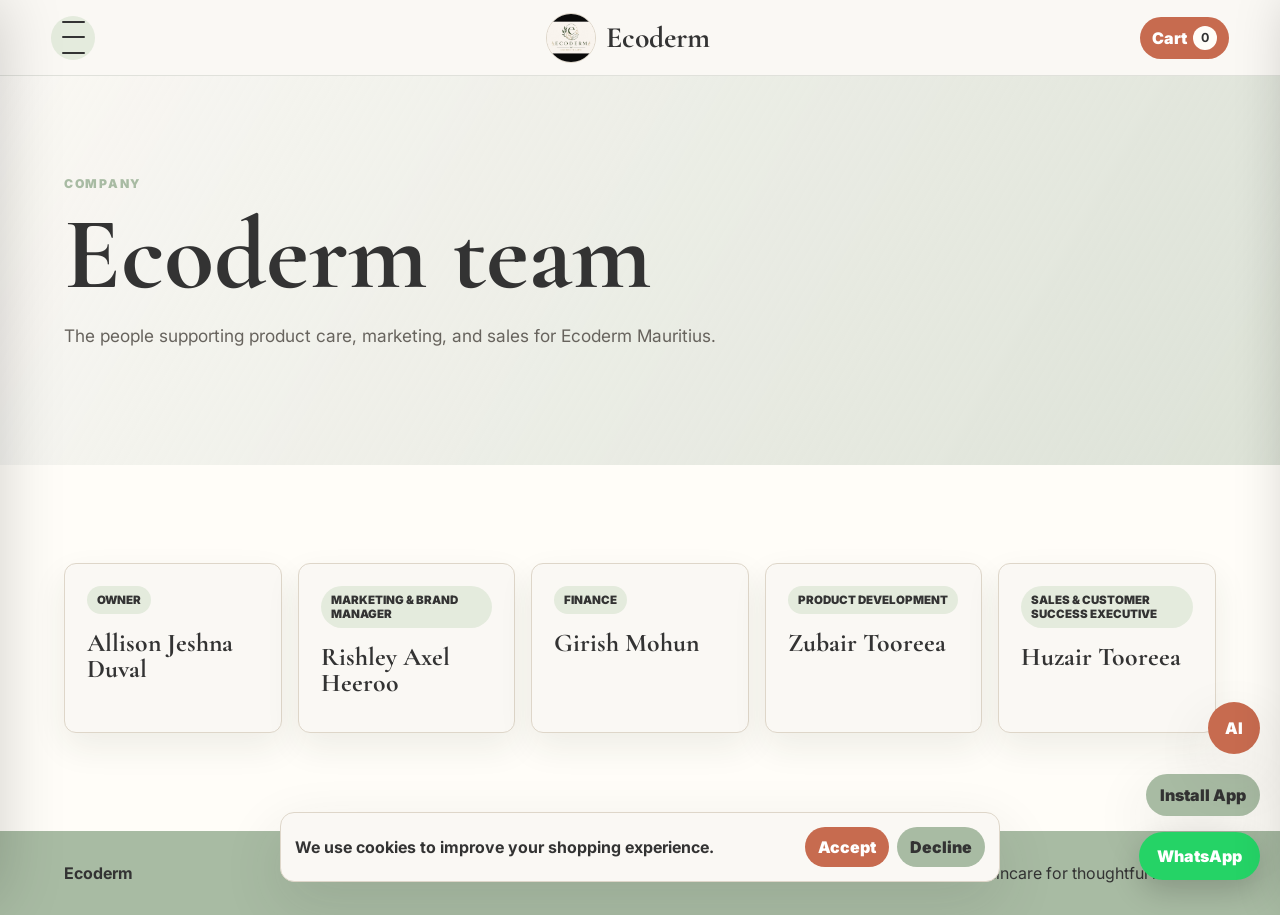
<file: team.html>
<!doctype html>
<html lang="en">
  <head>
    <meta charset="UTF-8" />
    <meta name="viewport" content="width=device-width, initial-scale=1.0" />
    <meta name="description" content="Meet the Ecoderm company members." />
    <meta name="theme-color" content="#A8BBA3" />
    <title>Ecoderm Team | Company Members</title>
    <link rel="manifest" href="manifest.json" />
    <link rel="apple-touch-icon" href="app-icon-192.jpg" />
    <link rel="preconnect" href="https://fonts.googleapis.com" />
    <link rel="preconnect" href="https://fonts.gstatic.com" crossorigin />
    <link href="https://fonts.googleapis.com/css2?family=Cormorant+Garamond:wght@600;700&family=Inter:wght@400;500;600;700;800&display=swap" rel="stylesheet" />
    <link rel="stylesheet" href="styles.css" />
  </head>
  <body>
    <header class="site-header">
      <button class="menu-toggle" type="button" data-menu-open aria-label="Open menu">
        <span></span><span></span><span></span>
      </button>
      <a class="brand" href="index.html" aria-label="Ecoderm home">
        <img src="ecoderm-logo.jpg" alt="Ecoderm logo" />
        <span>Ecoderm</span>
      </a>
      <button class="cart-icon" type="button" data-cart-open aria-label="Open cart">
        Cart <strong data-cart-count>0</strong>
      </button>
      <nav class="desktop-nav" aria-label="Main navigation">
        <a href="index.html">Home</a>
        <a href="shop.html">Shop</a>
        <a href="gallery.html">Gallery</a>
        <a href="team.html" aria-current="page">Team</a>
        <a href="contact.html">Contact</a>
        <a href="delivery.html">Delivery</a>
        <a href="payment.html">Payment</a>
        <a href="face-scan.html">Face Scan</a>
      </nav>
    </header>

    <div class="menu-backdrop" data-menu-backdrop hidden></div>
    <aside class="mobile-menu" data-mobile-menu aria-hidden="true">
      <div class="mobile-menu-header">
        <strong>Menu</strong>
        <button class="icon-button" type="button" data-menu-close aria-label="Close menu">x</button>
      </div>
      <nav>
        <a href="index.html" data-menu-link>Home</a>
        <a href="shop.html" data-menu-link>Shop</a>
        <a href="gallery.html" data-menu-link>Gallery</a>
        <a href="team.html" data-menu-link aria-current="page">Team</a>
        <a href="contact.html" data-menu-link>Contact</a>
        <a href="delivery.html" data-menu-link>Delivery</a>
        <a href="payment.html" data-menu-link>Payment</a>
        <a href="face-scan.html" data-menu-link>Face Scan</a>
        <button type="button" data-cart-open data-menu-link>Cart</button>
      </nav>
    </aside>

    <main>
      <section class="section page-hero compact-page-hero">
        <p class="eyebrow">Company</p>
        <h1>Ecoderm team</h1>
        <p>The people supporting product care, marketing, and sales for Ecoderm Mauritius.</p>
      </section>

      <section class="section team-section" id="team">
        <div class="team-grid">
          <article><span>Owner</span><h3>Allison Jeshna Duval</h3></article>
          <article><span>Marketing & Brand Manager</span><h3>Rishley Axel Heeroo</h3></article>
          <article><span>Finance</span><h3>Girish Mohun</h3></article>
          <article><span>Product Development</span><h3>Zubair Tooreea</h3></article>
          <article><span>Sales & Customer Success Executive</span><h3>Huzair Tooreea</h3></article>
        </div>
      </section>
    </main>

    <div class="cart-overlay" data-cart-overlay hidden></div>
    <aside class="cart-drawer" data-cart-drawer aria-label="Shopping cart" aria-hidden="true">
      <div class="cart-header">
        <div>
          <p class="eyebrow">Your cart</p>
          <h2>Order summary</h2>
        </div>
        <button class="icon-button" type="button" data-cart-close aria-label="Close cart">x</button>
      </div>
      <div class="cart-items" data-cart-items></div>
      <div class="cart-empty" data-cart-empty>
        <strong>Your cart is empty.</strong>
        <span>Add Ecoderm products to begin your order.</span>
      </div>
      <div class="cart-footer">
        <div><span>Subtotal</span><strong data-cart-subtotal>Rs 0</strong></div>
        <div><span>Delivery fee</span><strong data-cart-delivery>Rs 0</strong></div>
        <div class="cart-total"><span>Total</span><strong data-cart-total>Rs 0</strong></div>
        <button class="primary-button full" type="button" data-checkout>Proceed to Checkout</button>
        <button class="outline-button full" type="button" data-cart-close>Continue Shopping</button>
      </div>
    </aside>

    <dialog class="checkout-dialog" data-checkout-dialog>
      <form class="checkout-form" method="dialog" data-checkout-form>
        <div class="cart-header">
          <div>
            <p class="eyebrow">Checkout</p>
            <h2>Complete order</h2>
          </div>
          <button class="icon-button" type="button" data-checkout-close aria-label="Close checkout">x</button>
        </div>
        <div class="checkout-summary" data-checkout-summary></div>
        <div class="checkout-grid">
          <label>Full name <input name="name" required /></label>
          <label>Phone <input name="phone" type="tel" required /></label>
          <label>Email <input name="email" type="email" required /></label>
          <label>Delivery method
            <select name="delivery" required>
              <option value="">Choose one</option>
              <option>Delivery</option>
              <option>Pickup</option>
            </select>
          </label>
          <label class="wide">Address or pickup note <textarea name="address" rows="3" required></textarea></label>
          <label class="wide">Payment method
            <select name="payment" required>
              <option value="">Choose one</option>
              <option>Cash</option>
              <option>Juice</option>
              <option>Bank Transfer</option>
            </select>
          </label>
        </div>
        <button class="primary-button full" type="button" data-place-order>Place Order Request</button>
        <p class="form-status" data-order-status></p>
      </form>
    </dialog>

    <button class="install-app-button" type="button" data-install-app>Install App</button>

    <section class="ai-assistant" data-ai-assistant>
      <button class="ai-toggle" type="button" data-ai-open aria-label="Open Ecoderm AI assistant">AI</button>
      <div class="ai-panel" data-ai-panel hidden>
        <div class="ai-header">
          <div>
            <strong>Ecoderm Assistant</strong>
            <span>Skin product guide</span>
          </div>
          <button class="ai-minimize" type="button" data-ai-close aria-label="Minimize assistant">-</button>
        </div>
        <div class="ai-messages" data-ai-messages>
          <p class="ai-message ai-message-bot">Hi. Tell me your skin type or concern, and I will suggest an Ecoderm product.</p>
        </div>
        <form class="ai-form" data-ai-form>
          <input data-ai-input type="text" placeholder="Dry skin, oily pores, dull skin..." aria-label="Ask Ecoderm AI assistant" />
          <button type="submit">Send</button>
        </form>
      </div>
    </section>

    <section class="cookie-banner" data-cookie-banner hidden>
      <p>We use cookies to improve your shopping experience.</p>
      <div>
        <button type="button" data-cookie-accept>Accept</button>
        <button type="button" data-cookie-decline>Decline</button>
      </div>
    </section>

    <footer class="site-footer">
      <strong>Ecoderm</strong>
      <span>Kindness to Earth. Natural skincare for thoughtful routines.</span>
    </footer>

    <a class="whatsapp-float" href="https://wa.me/23058454925">WhatsApp</a>
    <script src="script.js"></script>
  </body>
</html>
</file>
<file: styles.css>
:root {
  --forest: #333333;
  --leaf: #A8BBA3;
  --sage: #E4EBDD;
  --cream: #FAF8F4;
  --paper: #FAF8F4;
  --white: #fffdf8;
  --clay: #C76B4F;
  --ink: #333333;
  --muted: #67635d;
  --line: #ded6c9;
  --shadow: 0 22px 60px rgba(51, 51, 51, 0.12);
}

* {
  box-sizing: border-box;
}

html {
  scroll-behavior: smooth;
}

body {
  margin: 0;
  overflow-x: hidden;
  background: var(--cream);
  color: var(--ink);
  font-family: Inter, Arial, sans-serif;
  -webkit-text-size-adjust: 100%;
}

img {
  display: block;
  max-width: 100%;
}

[hidden] {
  display: none !important;
}

a {
  color: inherit;
  text-decoration: none;
}

button,
input,
select,
textarea {
  font: inherit;
}

button {
  cursor: pointer;
}

.site-header {
  position: sticky;
  top: 0;
  z-index: 40;
  display: grid;
  grid-template-columns: 48px 1fr 72px;
  align-items: center;
  gap: 14px;
  min-height: 76px;
  padding: 10px clamp(16px, 4vw, 56px);
  border-bottom: 1px solid rgba(32, 58, 36, 0.12);
  background: rgba(250, 248, 244, 0.96);
  backdrop-filter: blur(18px);
}

.menu-toggle {
  display: grid;
  place-items: center;
  gap: 5px;
  width: 44px;
  height: 44px;
  border: 0;
  border-radius: 50%;
  background: var(--sage);
}

.menu-toggle span {
  display: block;
  width: 23px;
  height: 2px;
  border-radius: 999px;
  background: var(--forest);
}

.brand {
  display: inline-flex;
  justify-self: center;
  align-items: center;
  gap: 10px;
  color: var(--forest);
  font-family: "Cormorant Garamond", Georgia, serif;
  font-size: 1.85rem;
  font-weight: 700;
}

.brand img {
  width: 50px;
  height: 50px;
  border: 1px solid var(--line);
  border-radius: 50%;
  object-fit: cover;
}

.cart-icon {
  justify-self: end;
  display: inline-flex;
  align-items: center;
  gap: 6px;
  min-height: 42px;
  padding: 9px 12px;
  border: 0;
  border-radius: 999px;
  background: var(--clay);
  color: #fff;
  font-weight: 900;
}

.cart-icon strong {
  display: grid;
  place-items: center;
  min-width: 24px;
  height: 24px;
  border-radius: 50%;
  background: var(--white);
  color: var(--ink);
  font-size: 0.78rem;
}

.desktop-nav {
  display: none;
}

.mobile-menu a[aria-current="page"] {
  color: var(--clay);
}

.menu-backdrop,
.cart-overlay {
  position: fixed;
  inset: 0;
  z-index: 60;
  background: rgba(29, 36, 29, 0.42);
}

.mobile-menu {
  position: fixed;
  top: 0;
  left: 0;
  z-index: 70;
  width: min(86vw, 360px);
  height: 100dvh;
  padding: 22px;
  background: var(--cream);
  box-shadow: 18px 0 60px rgba(0, 0, 0, 0.18);
  transform: translateX(-105%);
  transition: transform 220ms ease;
}

.mobile-menu.is-open {
  transform: translateX(0);
}

.mobile-menu-header,
.cart-header {
  display: flex;
  align-items: flex-start;
  justify-content: space-between;
  gap: 16px;
}

.mobile-menu-header strong {
  color: var(--forest);
  font-family: "Cormorant Garamond", Georgia, serif;
  font-size: 2rem;
}

.mobile-menu nav {
  display: grid;
  gap: 8px;
  margin-top: 24px;
}

.mobile-menu a,
.mobile-menu nav button {
  display: flex;
  align-items: center;
  min-height: 48px;
  padding: 13px 0;
  border: 0;
  border-bottom: 1px solid var(--line);
  background: var(--cream);
  color: var(--forest);
  font-weight: 900;
  text-align: left;
}

.section {
  padding: clamp(56px, 8vw, 98px) clamp(18px, 5vw, 72px);
  scroll-margin-top: 104px;
}

.eyebrow {
  margin: 0 0 10px;
  color: var(--leaf);
  font-size: 0.76rem;
  font-weight: 900;
  letter-spacing: 0.14em;
  text-transform: uppercase;
}

h1,
h2,
h3 {
  margin: 0;
  color: var(--forest);
  font-family: "Cormorant Garamond", Georgia, serif;
  line-height: 0.98;
}

h1 {
  max-width: 720px;
  font-size: clamp(3.4rem, 8vw, 7.5rem);
}

h2 {
  font-size: clamp(2.2rem, 4.8vw, 4.6rem);
}

h3 {
  font-size: 1.6rem;
}

p {
  color: var(--muted);
  line-height: 1.65;
}

.hero {
  display: grid;
  grid-template-columns: minmax(0, 0.92fr) minmax(340px, 1.08fr);
  align-items: center;
  gap: clamp(28px, 6vw, 86px);
  min-height: calc(100vh - 118px);
  background: linear-gradient(120deg, rgba(250, 248, 244, 0.98), rgba(168, 187, 163, 0.36)), var(--cream);
}

.compact-page-hero {
  min-height: 360px;
  background: linear-gradient(120deg, rgba(250, 248, 244, 0.98), rgba(168, 187, 163, 0.36)), var(--cream);
}

.compact-page-hero h1 {
  max-width: 920px;
}

.compact-page-hero p:not(.eyebrow) {
  max-width: 680px;
  font-size: 1.08rem;
}

.hero-copy p:not(.eyebrow) {
  max-width: 560px;
  font-size: 1.08rem;
}

.hero-actions {
  display: flex;
  flex-wrap: wrap;
  gap: 12px;
  margin-top: 28px;
}

.primary-button,
.secondary-button,
.outline-button,
.icon-button {
  display: inline-flex;
  align-items: center;
  justify-content: center;
  min-height: 46px;
  padding: 12px 18px;
  border-radius: 8px;
  font-weight: 900;
}

.primary-button {
  border: 0;
  background: var(--clay);
  color: #fff;
}

.secondary-button,
.outline-button {
  border: 1px solid rgba(51, 51, 51, 0.22);
  background: var(--white);
  color: var(--ink);
}

.icon-button {
  width: 42px;
  height: 42px;
  padding: 0;
  border: 0;
  background: var(--leaf);
  color: var(--ink);
}

.hero-media {
  position: relative;
  display: grid;
  min-height: 560px;
}

.hero-main-image {
  width: min(78%, 560px);
  height: 620px;
  justify-self: end;
  border-radius: 12px;
  object-fit: cover;
  box-shadow: var(--shadow);
}

.hero-product-stack {
  position: absolute;
  left: 0;
  bottom: 24px;
  display: grid;
  grid-template-columns: repeat(2, minmax(110px, 190px));
  gap: 12px;
}

.hero-product-stack img {
  aspect-ratio: 1;
  border: 8px solid var(--paper);
  border-radius: 12px;
  object-fit: cover;
  box-shadow: 0 18px 40px rgba(34, 48, 30, 0.18);
}

.benefit-strip {
  display: grid;
  grid-template-columns: repeat(3, 1fr);
  gap: 1px;
  background: var(--line);
  border-block: 1px solid var(--line);
}

.benefit-strip article {
  padding: 24px clamp(18px, 4vw, 52px);
  background: var(--white);
}

.benefit-strip strong,
.benefit-strip span {
  display: block;
}

.benefit-strip strong {
  margin-bottom: 6px;
  color: var(--forest);
}

.benefit-strip span {
  color: var(--muted);
  line-height: 1.55;
}

.preview-grid,
.payment-grid {
  display: grid;
  grid-template-columns: repeat(4, minmax(0, 1fr));
  gap: 16px;
}

.preview-grid a,
.payment-grid article {
  min-height: 190px;
  padding: 24px;
  border: 1px solid var(--line);
  border-radius: 12px;
  background: var(--white);
  box-shadow: 0 14px 34px rgba(34, 48, 30, 0.08);
}

.preview-grid span,
.payment-grid span {
  display: inline-flex;
  margin-bottom: 16px;
  padding: 7px 10px;
  border-radius: 999px;
  background: var(--leaf);
  color: var(--ink);
  font-size: 0.74rem;
  font-weight: 900;
  text-transform: uppercase;
}

.preview-grid strong {
  display: block;
  color: var(--forest);
  font-family: "Cormorant Garamond", Georgia, serif;
  font-size: 1.6rem;
  line-height: 1.1;
}

.payment-grid {
  grid-template-columns: repeat(3, minmax(0, 1fr));
}

.payment-grid article h2 {
  font-size: clamp(2rem, 4vw, 3.2rem);
}

.single-info-page {
  grid-template-columns: repeat(2, minmax(0, 1fr));
}

.section-heading {
  display: flex;
  align-items: end;
  justify-content: space-between;
  gap: 22px;
  margin-bottom: 30px;
}

.product-grid {
  display: grid;
  grid-template-columns: repeat(4, minmax(0, 1fr));
  gap: 18px;
}

.product-card {
  display: grid;
  grid-template-rows: auto 1fr;
  overflow: hidden;
  border: 1px solid rgba(32, 58, 36, 0.12);
  border-radius: 12px;
  background: var(--white);
  box-shadow: 0 14px 34px rgba(34, 48, 30, 0.08);
}

.product-card img {
  width: 100%;
  aspect-ratio: 1;
  object-fit: cover;
}

.product-info {
  display: grid;
  gap: 12px;
  padding: 18px;
}

.product-meta {
  display: flex;
  flex-wrap: wrap;
  gap: 8px;
}

.pill {
  display: inline-flex;
  align-items: center;
  min-height: 27px;
  padding: 5px 9px;
  border-radius: 999px;
  background: var(--leaf);
  color: var(--forest);
  font-size: 0.74rem;
  font-weight: 900;
}

.product-info p {
  margin: 0;
}

.product-bottom {
  display: flex;
  align-items: center;
  justify-content: space-between;
  gap: 12px;
  margin-top: auto;
}

.price {
  color: var(--forest);
  font-size: 1.1rem;
  font-weight: 900;
  white-space: nowrap;
}

.add-button {
  min-height: 42px;
  padding: 10px 12px;
  border: 0;
  border-radius: 8px;
  background: var(--clay);
  color: var(--white);
  font-weight: 900;
}

.gallery-section,
.team-section,
.contact-section {
  background: var(--white);
}

.gallery-grid {
  display: grid;
  grid-template-columns: repeat(4, minmax(0, 1fr));
  gap: 16px;
}

.gallery-grid figure {
  position: relative;
  overflow: hidden;
  margin: 0;
  border-radius: 12px;
  background: var(--sage);
}

.gallery-grid img {
  width: 100%;
  min-height: 260px;
  aspect-ratio: 1;
  object-fit: cover;
}

.gallery-grid figcaption {
  position: absolute;
  left: 12px;
  right: 12px;
  bottom: 12px;
  padding: 10px 12px;
  border-radius: 8px;
  background: rgba(255, 250, 241, 0.92);
  color: var(--forest);
  font-weight: 900;
}

.face-scan-section {
  display: grid;
  grid-template-columns: minmax(0, 0.82fr) minmax(320px, 1fr);
  gap: clamp(28px, 6vw, 78px);
  align-items: start;
  background: var(--leaf);
}

.face-scan-section h2,
.face-scan-section .eyebrow {
  color: var(--ink);
}

.scan-copy p {
  color: var(--muted);
}

.scan-panel,
.contact-form,
.contact-card,
.team-grid article,
.info-grid-section article {
  border: 1px solid var(--line);
  border-radius: 12px;
  background: var(--cream);
  box-shadow: 0 14px 34px rgba(34, 48, 30, 0.08);
}

.scan-panel {
  display: grid;
  gap: 14px;
  padding: clamp(20px, 4vw, 30px);
}

.camera-frame {
  position: relative;
  overflow: hidden;
  min-height: 320px;
  border-radius: 12px;
  background: linear-gradient(135deg, var(--sage), var(--cream));
}

#skinCamera {
  width: 100%;
  height: 360px;
  object-fit: cover;
  transform: scaleX(-1);
}

.camera-placeholder {
  position: absolute;
  inset: 0;
  display: grid;
  place-content: center;
  gap: 8px;
  padding: 24px;
  color: var(--forest);
  text-align: center;
}

.scan-actions,
.skin-form {
  display: grid;
  gap: 12px;
}

.scan-actions {
  grid-template-columns: repeat(2, minmax(0, 1fr));
}

.scan-note {
  margin: 0;
  color: var(--muted);
  font-weight: 800;
}

.scan-result {
  display: grid;
  gap: 8px;
  padding: 16px;
  border-radius: 10px;
  background: var(--sage);
  color: var(--forest);
}

.scan-result:empty {
  display: none;
}

.scan-source {
  width: fit-content;
  margin: 0;
  padding: 6px 10px;
  border-radius: 999px;
  background: var(--clay);
  color: #fff;
  font-size: 0.74rem;
  font-weight: 900;
  letter-spacing: 0.08em;
  text-transform: uppercase;
}

label {
  display: grid;
  gap: 7px;
  color: var(--forest);
  font-size: 0.9rem;
  font-weight: 900;
}

input,
select,
textarea {
  width: 100%;
  border: 1px solid var(--line);
  border-radius: 8px;
  background: var(--white);
  color: var(--ink);
  padding: 12px 13px;
}

textarea {
  resize: vertical;
}

.team-grid {
  display: grid;
  grid-template-columns: repeat(5, minmax(0, 1fr));
  gap: 16px;
}

.team-grid article {
  min-height: 170px;
  padding: 22px;
}

.team-grid span {
  display: inline-flex;
  margin-bottom: 16px;
  padding: 7px 10px;
  border-radius: 999px;
  background: var(--sage);
  color: var(--forest);
  font-size: 0.72rem;
  font-weight: 900;
  text-transform: uppercase;
}

.info-grid-section {
  display: grid;
  grid-template-columns: repeat(2, minmax(0, 1fr));
  gap: 18px;
}

.info-grid-section article {
  padding: clamp(24px, 4vw, 38px);
}

.info-grid-section ul {
  display: grid;
  gap: 10px;
  padding-left: 20px;
  color: var(--muted);
  line-height: 1.6;
}

.contact-section {
  display: grid;
  grid-template-columns: minmax(0, 0.75fr) minmax(320px, 1fr);
  gap: clamp(24px, 5vw, 72px);
  align-items: start;
}

.contact-card,
.contact-form {
  display: grid;
  gap: 14px;
  padding: clamp(22px, 4vw, 34px);
}

.contact-card a {
  color: var(--forest);
  font-weight: 900;
}

.whatsapp-button {
  display: inline-flex;
  justify-content: center;
  width: fit-content;
  min-height: 44px;
  padding: 12px 16px;
  border-radius: 999px;
  background: #25d366;
  color: #fff !important;
}

.form-status {
  min-height: 22px;
  margin: 0;
  color: var(--leaf);
  font-weight: 900;
}

.cart-drawer {
  position: fixed;
  top: 0;
  right: 0;
  z-index: 80;
  display: flex;
  flex-direction: column;
  width: min(100vw, 460px);
  height: 100dvh;
  background: var(--cream);
  box-shadow: -16px 0 50px rgba(0, 0, 0, 0.18);
  transform: translateX(105%);
  transition: transform 220ms ease;
}

.cart-drawer.is-open {
  transform: translateX(0);
}

.cart-header {
  padding: 22px;
  border-bottom: 1px solid var(--line);
}

.cart-header h2 {
  font-size: 2rem;
}

.cart-items {
  overflow: auto;
  padding: 16px 22px;
}

.cart-item {
  display: grid;
  grid-template-columns: 74px 1fr;
  gap: 12px;
  padding: 14px 0;
  border-bottom: 1px solid var(--line);
}

.cart-item img {
  width: 74px;
  height: 74px;
  border-radius: 8px;
  object-fit: cover;
}

.cart-item h3 {
  font-family: Inter, Arial, sans-serif;
  font-size: 1rem;
  line-height: 1.2;
}

.cart-item p {
  margin: 6px 0 10px;
  font-size: 0.86rem;
}

.quantity-row {
  display: flex;
  flex-wrap: wrap;
  align-items: center;
  justify-content: space-between;
  gap: 10px;
}

.quantity-control {
  display: inline-flex;
  overflow: hidden;
  border: 1px solid var(--line);
  border-radius: 8px;
}

.quantity-control button {
  width: 36px;
  height: 36px;
  border: 0;
  background: transparent;
  color: var(--forest);
  font-weight: 900;
}

.quantity-control span {
  min-width: 34px;
  padding-top: 9px;
  text-align: center;
  font-weight: 900;
}

.remove-button {
  border: 0;
  background: transparent;
  color: #8b3d31;
  font-weight: 900;
}

.cart-empty {
  display: grid;
  gap: 8px;
  margin: 18px 22px;
  padding: 22px;
  border: 1px dashed var(--line);
  border-radius: 12px;
  color: var(--muted);
}

.cart-empty strong {
  color: var(--forest);
}

.cart-footer {
  margin-top: auto;
  padding: 22px;
  border-top: 1px solid var(--line);
  background: var(--white);
}

.cart-footer div {
  display: flex;
  justify-content: space-between;
  gap: 18px;
  margin-bottom: 12px;
}

.cart-total {
  padding-top: 14px;
  border-top: 1px solid var(--line);
  color: var(--forest);
  font-size: 1.18rem;
  font-weight: 900;
}

.full {
  width: 100%;
  margin-top: 10px;
}

.checkout-dialog {
  width: min(94vw, 760px);
  padding: 0;
  border: 0;
  border-radius: 12px;
  background: transparent;
}

.checkout-dialog::backdrop {
  background: rgba(29, 36, 29, 0.5);
}

.checkout-form {
  max-height: 90dvh;
  overflow: auto;
  padding: clamp(22px, 4vw, 34px);
  border: 1px solid var(--line);
  border-radius: 12px;
  background: var(--paper);
}

.checkout-summary {
  display: grid;
  gap: 8px;
  margin: 18px 0;
  padding: 16px;
  border-radius: 12px;
  background: var(--sage);
  color: var(--forest);
}

.checkout-summary div {
  display: flex;
  justify-content: space-between;
  gap: 12px;
}

.checkout-grid {
  display: grid;
  grid-template-columns: repeat(2, minmax(0, 1fr));
  gap: 14px;
}

.wide {
  grid-column: 1 / -1;
}

.whatsapp-float {
  position: fixed;
  right: 20px;
  bottom: 20px;
  z-index: 35;
  padding: 14px 18px;
  border-radius: 999px;
  background: #25d366;
  color: #fff;
  font-weight: 900;
  box-shadow: 0 12px 30px rgba(0, 0, 0, 0.18);
}

.install-app-button {
  position: fixed;
  right: 20px;
  bottom: 84px;
  z-index: 34;
  min-height: 42px;
  padding: 10px 14px;
  border: 0;
  border-radius: 999px;
  background: var(--leaf);
  color: var(--ink);
  font-weight: 900;
  box-shadow: var(--shadow);
}

.ai-assistant {
  position: fixed;
  right: 20px;
  bottom: 146px;
  z-index: 36;
}

.ai-toggle {
  width: 52px;
  height: 52px;
  border: 0;
  border-radius: 50%;
  background: var(--clay);
  color: #fff;
  font-weight: 900;
  box-shadow: var(--shadow);
}

.ai-panel {
  position: absolute;
  right: 0;
  bottom: 62px;
  width: min(88vw, 320px);
  overflow: hidden;
  border: 1px solid var(--line);
  border-radius: 14px;
  background: var(--cream);
  box-shadow: var(--shadow);
}

.ai-header {
  display: flex;
  justify-content: space-between;
  gap: 12px;
  padding: 14px;
  background: var(--leaf);
  color: var(--ink);
}

.ai-header strong,
.ai-header span {
  display: block;
}

.ai-header span {
  margin-top: 3px;
  color: var(--muted);
  font-size: 0.8rem;
}

.ai-minimize {
  width: 34px;
  height: 34px;
  border: 0;
  border-radius: 50%;
  background: var(--white);
  color: var(--ink);
  font-weight: 900;
}

.ai-messages {
  display: grid;
  gap: 8px;
  max-height: 230px;
  overflow: auto;
  padding: 12px;
}

.ai-message {
  margin: 0;
  padding: 10px 11px;
  border-radius: 10px;
  font-size: 0.9rem;
  line-height: 1.45;
}

.ai-message-bot {
  background: var(--white);
  color: var(--ink);
  border: 1px solid var(--line);
}

.ai-message-user {
  justify-self: end;
  background: var(--clay);
  color: #fff;
}

.ai-form {
  display: grid;
  grid-template-columns: 1fr auto;
  gap: 8px;
  padding: 12px;
  border-top: 1px solid var(--line);
  background: var(--white);
}

.ai-form input {
  min-width: 0;
}

.ai-form button,
.cookie-banner button {
  border: 0;
  border-radius: 999px;
  background: var(--clay);
  color: #fff;
  font-weight: 900;
  padding: 10px 13px;
}

.cookie-banner {
  position: fixed;
  left: 18px;
  right: 18px;
  bottom: 18px;
  z-index: 120;
  display: flex;
  align-items: center;
  justify-content: space-between;
  gap: 14px;
  max-width: 720px;
  margin: 0 auto;
  padding: 14px;
  border: 1px solid var(--line);
  border-radius: 14px;
  background: var(--cream);
  box-shadow: var(--shadow);
}

.cookie-banner p {
  margin: 0;
  color: var(--ink);
  font-weight: 700;
}

.cookie-banner div {
  display: flex;
  gap: 8px;
}

.cookie-banner button[data-cookie-decline] {
  background: var(--leaf);
  color: var(--ink);
}

.site-footer {
  display: flex;
  justify-content: space-between;
  gap: 18px;
  padding: 32px clamp(18px, 5vw, 72px);
  background: var(--leaf);
  color: var(--ink);
}

.site-footer span {
  color: var(--ink);
}

@media (max-width: 1120px) {
  .product-grid,
  .gallery-grid,
  .preview-grid {
    grid-template-columns: repeat(3, minmax(0, 1fr));
  }

  .team-grid {
    grid-template-columns: repeat(3, minmax(0, 1fr));
  }
}

@media (max-width: 820px) {
  .site-header {
    grid-template-columns: 48px 1fr 64px;
    min-height: 68px;
  }

  .brand span {
    font-size: 1.45rem;
  }

  .brand img {
    width: 44px;
    height: 44px;
  }

  .cart-icon {
    min-height: 40px;
    padding: 8px 10px;
    font-size: 0.88rem;
  }

  .hero,
  .face-scan-section,
  .contact-section,
  .info-grid-section,
  .benefit-strip,
  .payment-grid,
  .single-info-page {
    grid-template-columns: 1fr;
  }

  .hero {
    min-height: auto;
  }

  .hero-media {
    min-height: auto;
  }

  .hero-main-image {
    width: 100%;
    height: auto;
    aspect-ratio: 1;
  }

  .hero-product-stack {
    position: static;
    grid-template-columns: repeat(2, minmax(0, 1fr));
    margin-top: 12px;
  }

  .section-heading {
    align-items: flex-start;
    flex-direction: column;
  }

  .product-grid,
  .gallery-grid,
  .team-grid,
  .preview-grid {
    grid-template-columns: repeat(2, minmax(0, 1fr));
  }
}

@media (max-width: 560px) {
  .section {
    padding: 46px 16px;
    scroll-margin-top: 78px;
  }

  h1 {
    font-size: clamp(2.8rem, 14vw, 4.4rem);
  }

  h2 {
    font-size: clamp(2rem, 10vw, 3.1rem);
  }

  .hero-actions,
  .scan-actions,
  .product-bottom,
  .checkout-grid,
  .product-grid,
  .gallery-grid,
  .team-grid,
  .preview-grid {
    grid-template-columns: 1fr;
  }

  .product-bottom {
    align-items: stretch;
    flex-direction: column;
  }

  .hero-actions {
    display: grid;
  }

  .primary-button,
  .secondary-button,
  .outline-button,
  .add-button {
    width: 100%;
  }

  .gallery-grid img {
    min-height: 220px;
  }

  .product-info {
    padding: 16px;
  }

  #skinCamera {
    height: 280px;
  }

  .camera-frame {
    min-height: 260px;
  }

  .cart-drawer {
    width: 100vw;
  }

  .cart-header,
  .cart-footer {
    padding: 16px;
  }

  .cart-items {
    padding: 12px 16px;
  }

  .cart-item {
    grid-template-columns: 64px 1fr;
  }

  .cart-item img {
    width: 64px;
    height: 64px;
  }

  .checkout-dialog {
    width: 100vw;
    max-width: 100vw;
    min-height: 100dvh;
    margin: 0;
    border-radius: 0;
  }

  .checkout-form {
    max-height: 100dvh;
    min-height: 100dvh;
    border-radius: 0;
    padding: 16px;
  }

  .checkout-summary div {
    align-items: flex-start;
    flex-direction: column;
    gap: 4px;
  }

  .whatsapp-float {
    right: 12px;
    bottom: 12px;
    padding: 12px 14px;
    font-size: 0.9rem;
  }

  .install-app-button {
    right: 12px;
    bottom: 66px;
  }

  .ai-assistant {
    right: 12px;
    bottom: 116px;
  }

  .ai-panel {
    width: calc(100vw - 24px);
  }

  .cookie-banner {
    align-items: stretch;
    flex-direction: column;
    bottom: 12px;
  }

  .cookie-banner div {
    display: grid;
    grid-template-columns: 1fr 1fr;
  }

  .site-footer {
    flex-direction: column;
    padding-bottom: 132px;
  }
}
</file>
